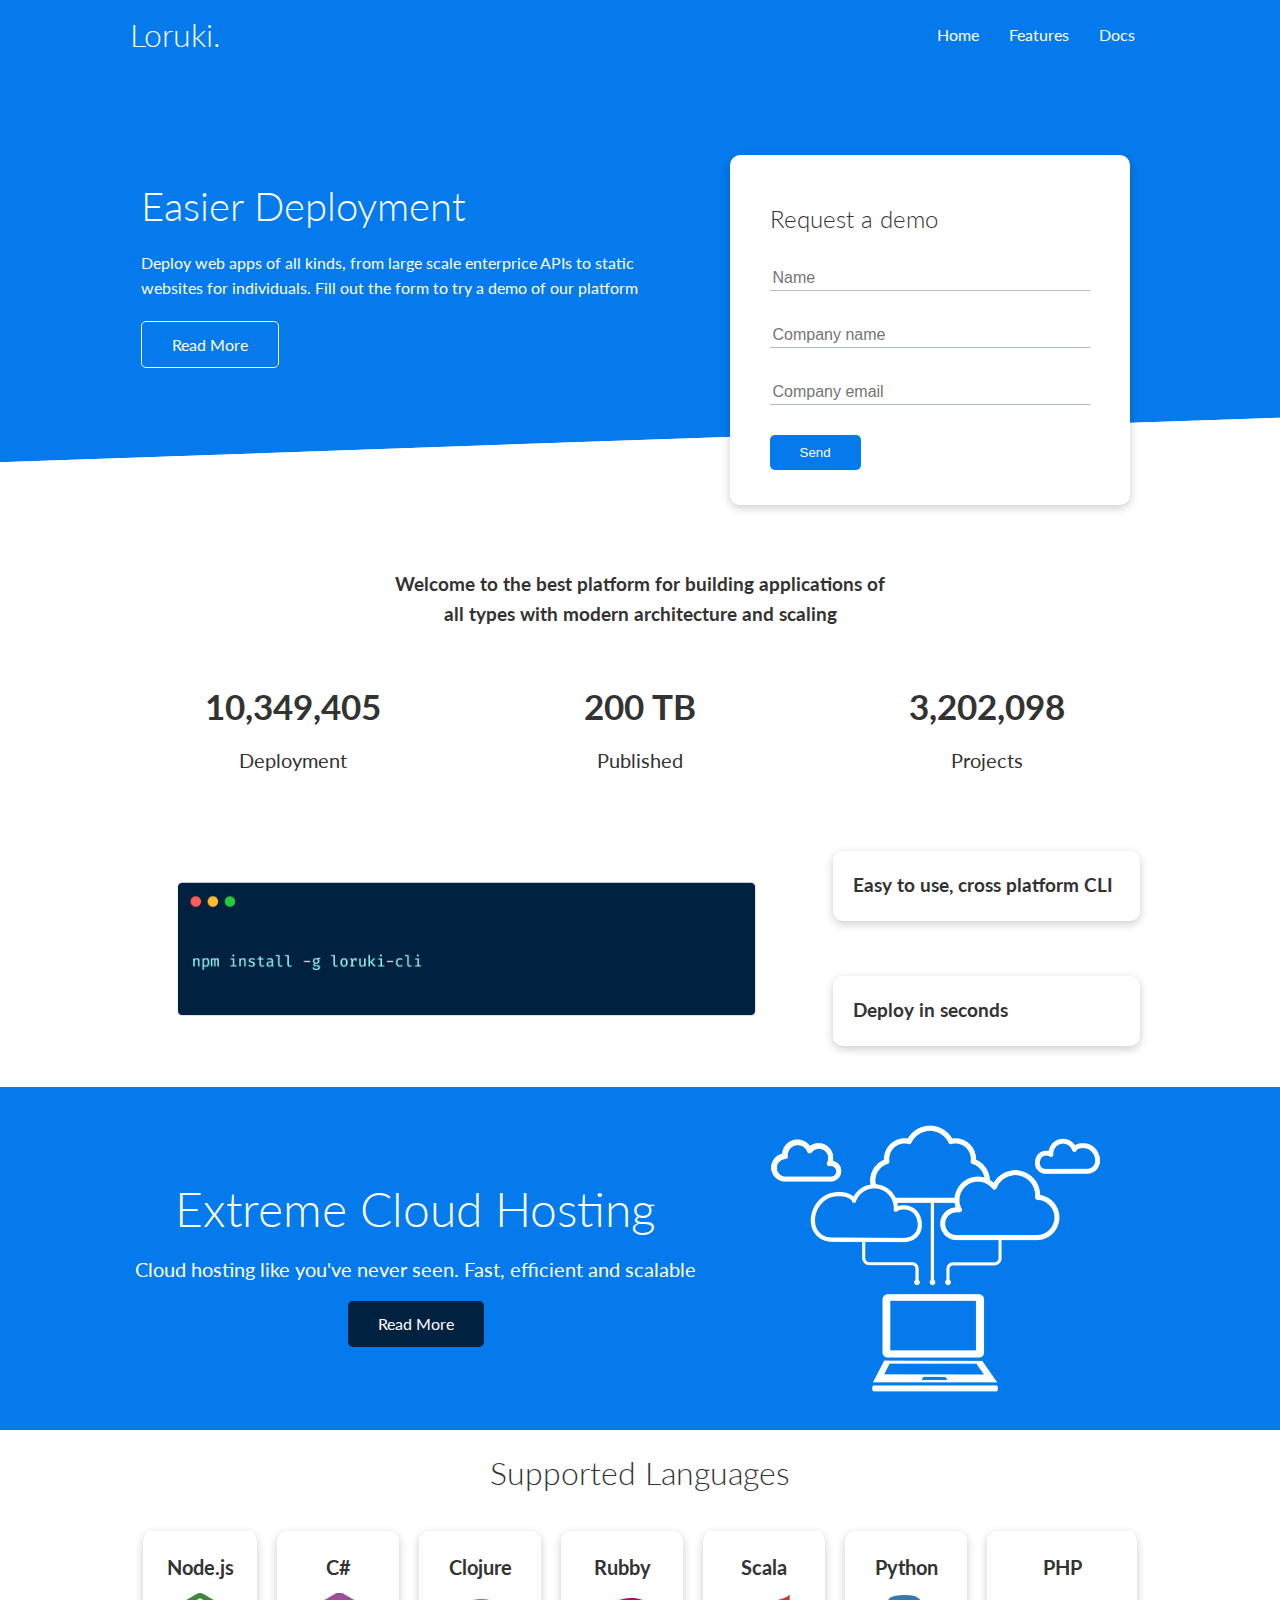
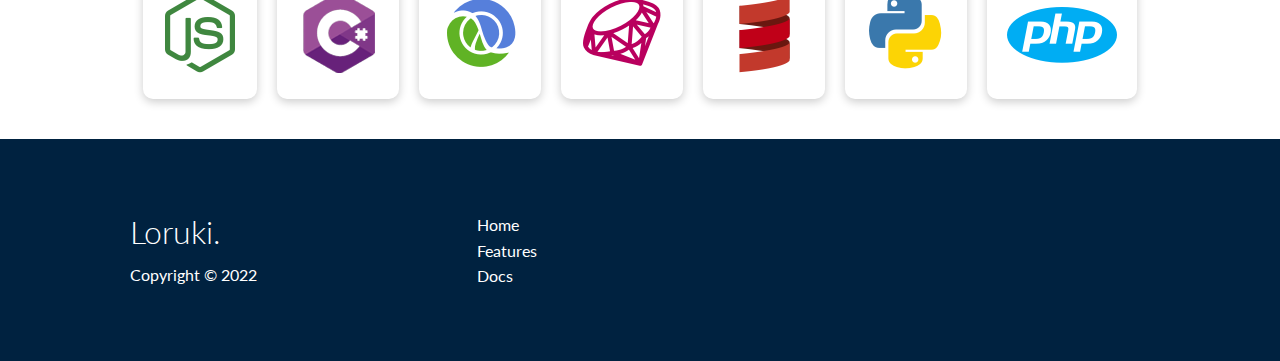
<file: Template-3/index.html>
<!DOCTYPE html>
<html lang="en">
<head>
    <meta charset="UTF-8">
    <meta http-equiv="X-UA-Compatible" content="IE=edge">
    <meta name="viewport" content="width=device-width, initial-scale=1.0">
    <!-- Font awesome library -->
    <link rel="stylesheet" href="https://cdnjs.cloudflare.com/ajax/libs/font-awesome/6.1.2/css/all.min.css" integrity="sha512-1sCRPdkRXhBV2PBLUdRb4tMg1w2YPf37qatUFeS7zlBy7jJI8Lf4VHwWfZZfpXtYSLy85pkm9GaYVYMfw5BC1A==" crossorigin="anonymous" referrerpolicy="no-referrer" />
    <!-- utility classes file -->
    <link rel="stylesheet" href="./css/utilities.css">
    <!-- main style file -->
    <link rel="stylesheet" href="./css/style.css">
    <title>Loruki | cloud Hosting For Everyone</title>
</head>
<body>

    <!-- Navigation bar -->
    <div class="navbar">
        <div class="container flex">
            <h1 class="logo">Loruki.</h1>
            <nav>
                <ul>
                  <li><a href="index.html">Home</a></li>
                  <li><a href="features.html">Features</a></li>
                  <li><a href="docs.html">Docs</a></li>
                </ul>
            </nav>
        </div>
    </div>

    <!-- Landing section -->

    <section class="landing">
        <div class="container grid">
            <div class="landing-text">
                <h1>Easier Deployment</h1>
                <p>Deploy web apps of all kinds, 
                   from large scale enterprice APIs to static websites for individuals. 
                   Fill out the form to try a demo of our platform
                </p>
                <a href="features.html" class="btn btn-outline">Read More</a>
            </div>
            <div class="landing-form card">
                <h2>Request a demo</h2>
                <form action="">
                    <div class="form-control">
                        <input type="text" name="name" placeholder="Name" required>
                    </div>
                    <div class="form-control">
                        <input type="text" name="company" placeholder="Company name" required>
                    </div>
                    <div class="form-control">
                        <input type="email" name="email" placeholder="Company email" required>
                    </div>
                    <input type="submit" value="Send" class="btn btn-primary">
                </form>
            </div>
        </div>
    </section>

    <!-- stat  aria section -->

    <section class="stats">
        <div class="container">
            <h3 class="stats-heading text-center my-1">
                Welcome to the best platform for building applications 
                of all types with modern architecture and scaling
            </h3>

            <div class="grid grid-3 text-center my-4">
                <div>
                    <i class="fas fa-server fa-3x"></i>
                    <h3>10,349,405</h3>
                    <p class="text-secondary">Deployment</p>
                </div>
                <div>
                    <i class="fas fa-upload fa-3x"></i>
                    <h3>200 TB</h3>
                    <p class="text-secondary">Published</p>
                </div>
                <div>
                    <i class="fas fa-project-diagram fa-3x"></i>
                    <h3>3,202,098</h3>
                    <p class="text-secondary">Projects</p>
                </div>
            </div>
        </div>
    </section>

    <!-- Cli section -->
    
    <section class="cli">
        <div class="container grid">
            <img src="./images/cli.png" alt="">
            <div class="card">
                <h3>Easy to use, cross platform CLI</h3>
            </div>
            <div class="card">
                <h3>Deploy in seconds</h3>
            </div>
        </div>
    </section>

    <!-- Cloud section -->

    <section class="cloud bg-primary my-2 py-2">
        <div class="container grid">
            <div class="text-center">
                <h2 class="lg">Extreme Cloud Hosting</h2>
                <p class="lead my-1">Cloud hosting like you've never seen.
                    Fast, efficient and scalable
                </p>
                <a href="features.html" class="btn btn-dark">Read More</a>
            </div>
            <img src="./images/cloud.png" alt="">
        </div>
    </section>

    <!-- Language supported section -->

    <section class="languages">
        <h2 class="md text-center my-2">
            Supported Languages
        </h2>
        <div class="container flex">
            <div class="card">
                <h4>Node.js</h4>
                <img src="./images/logos/node.png" alt="">
            </div>
            <div class="card">
                <h4>C#</h4>
                <img src="./images/logos/csharp.png" alt="">
            </div>
            <div class="card">
                <h4>Clojure</h4>
                <img src="./images/logos/clojure.png" alt="">
            </div>
            <div class="card">
                <h4>Rubby</h4>
                <img src="./images/logos/ruby.png" alt="">
            </div>
            <div class="card">
                <h4>Scala</h4>
                <img src="./images/logos/scala.png" alt="">
            </div>
            <div class="card">
                <h4>Python</h4>
                <img src="./images/logos/python.png" alt="">
            </div>
            <div class="card">
                <h4>PHP</h4>
                <img src="./images/logos/php.png" alt="">
            </div>
        </div>
    </section>

    <!-- footer -->

    <footer class="footer bg-dark py-5">
        <div class="container grid grid-3">
            <div>
                <h1>Loruki.</h1>
                <p>Copyright &copy; 2022</p>
            </div>
            <nav>
                <ul>
                    <li><a href="index.html">Home</a></li>
                    <li><a href="features.html">Features</a></li>
                    <li><a href="docs.html">Docs</a></li>
                  </ul>
            </nav>
            <div class="social-icon">
                <a href="#"><i class="fab fa-github fa-2x"></i></a>
                <a href="#"><i class="fab fa-facebook fa-2x"></i></a>
                <a href="#"><i class="fab fa-instagram fa-2x"></i></a>
                <a href="#"><i class="fab fa-telegram fa-2x"></i></a>
            </div>
        </div>
    </footer>
    
</body>
</html>
</file>
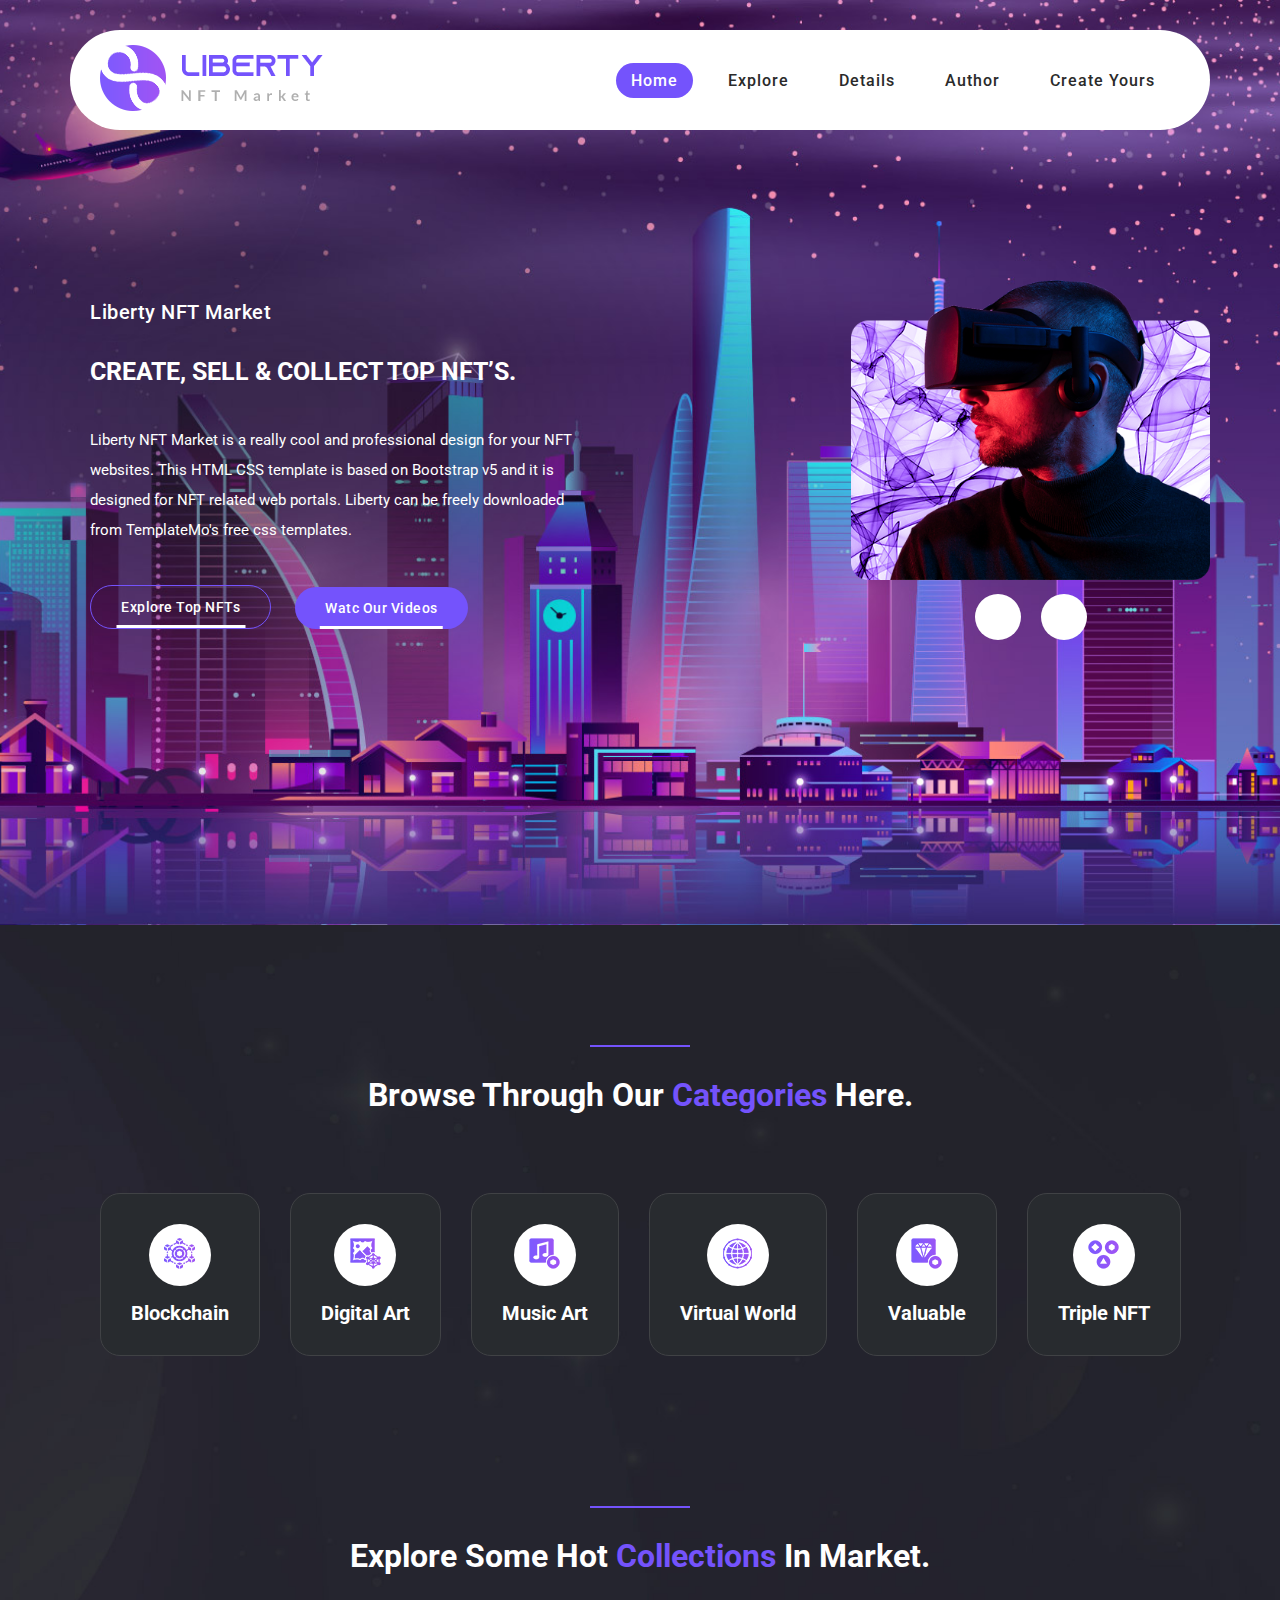
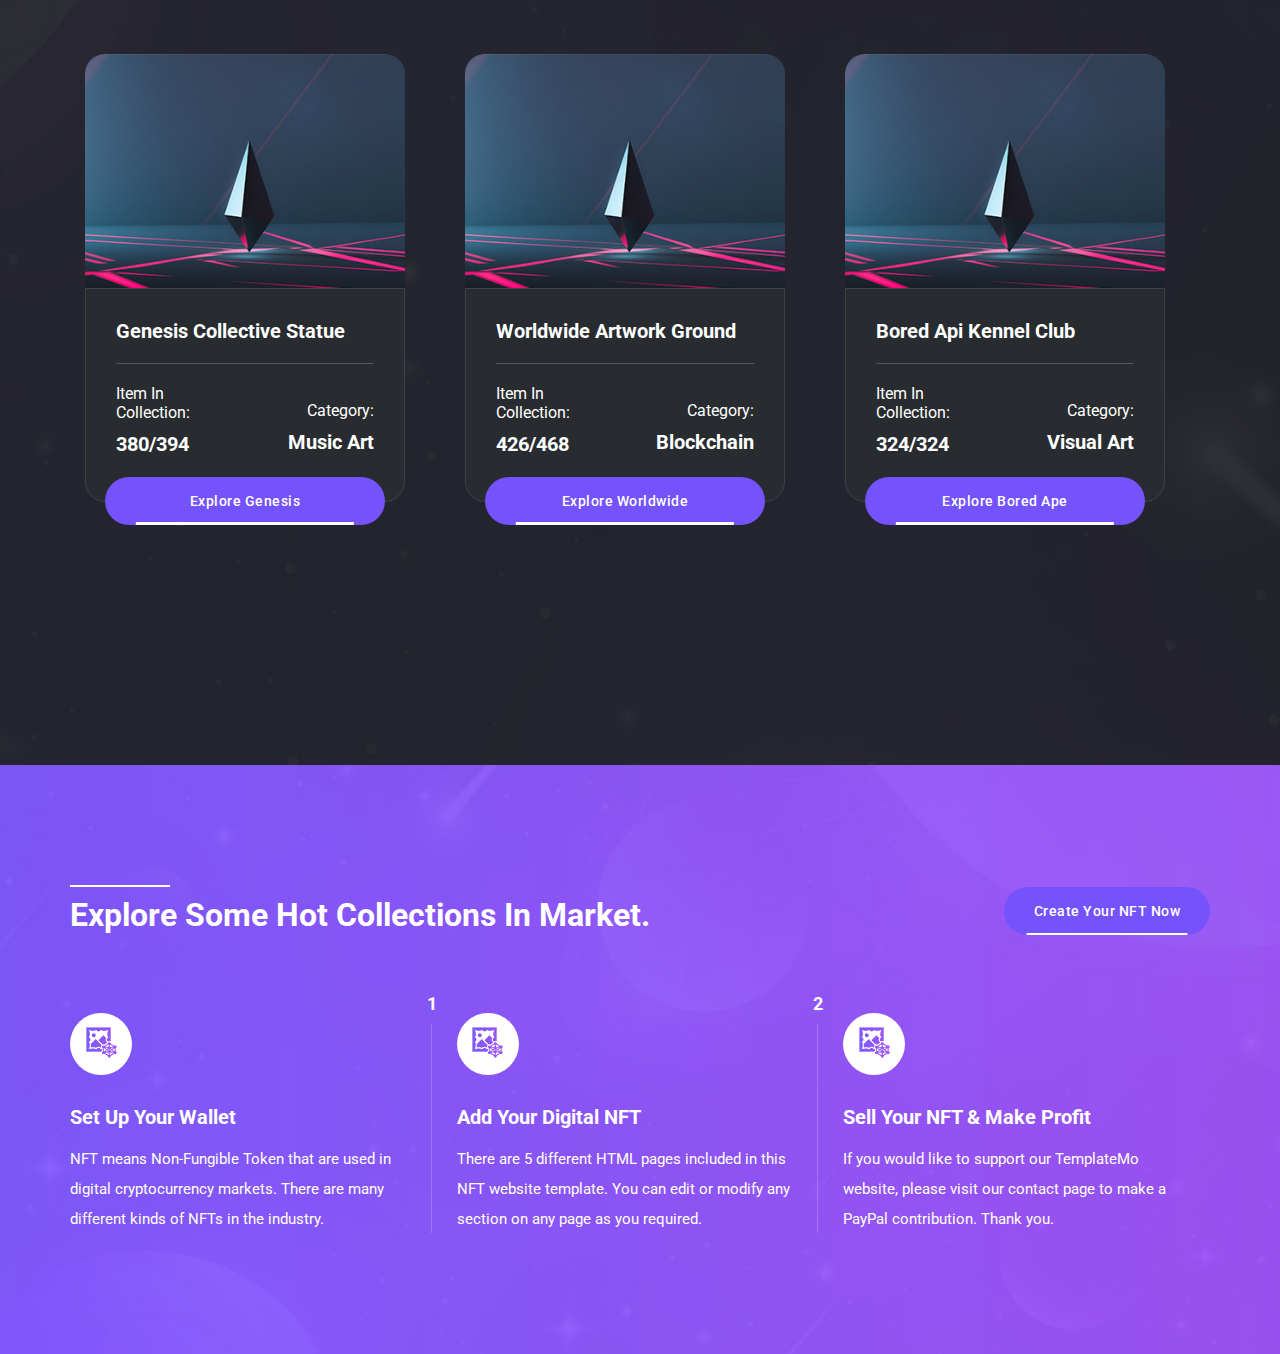
<file: Template-4/index.html>
<!DOCTYPE html>
<html lang="en">
<head>
    <meta charset="UTF-8">
    <meta http-equiv="X-UA-Compatible" content="IE=edge">
    <meta name="viewport" content="width=device-width, initial-scale=1.0">
    <!-- Google font, roboto -->
    <link href="https://fonts.googleapis.com/css2?family=Roboto:wght@100;300;400;500;700;900&display=swap" rel="stylesheet">
    <!-- Font awesome library -->
    <link rel="stylesheet" href="https://cdnjs.cloudflare.com/ajax/libs/font-awesome/6.1.2/css/all.min.css" integrity="sha512-1sCRPdkRXhBV2PBLUdRb4tMg1w2YPf37qatUFeS7zlBy7jJI8Lf4VHwWfZZfpXtYSLy85pkm9GaYVYMfw5BC1A==" crossorigin="anonymous" referrerpolicy="no-referrer" />
    <!-- Utility classes -->
    <link rel="stylesheet" href="./css/utilities.css">
    <!-- main style file -->
    <link rel="stylesheet" href="./css/style.css">
    <title>Liberty NFT Marketplace - HTML CSS Template</title>
</head>
<body>
    <header>
        <div class="container">
            <nav class="navbar">
                <a href="#" class="logo"><img src="./images/logo.png" alt=""></a>
                <ul class="nav-content">
                    <li><a class="active" href="index.html">Home</a></li>
                    <li><a href="">Explore</a></li>
                    <li><a href="">Details</a></li>
                    <li><a href="">Author</a></li>
                    <li><a href="">Create Yours</a></li>
                </ul>
            </nav>

            <section class="landing">
                <div class="text">
                    <h6>Liberty NFT Market</h6>
                    <h2>CREATE, SELL & COLLECT TOP NFT’S.</h2>
                    <p>Liberty NFT Market is a really cool and professional design for your NFT websites. This HTML CSS template is based on Bootstrap v5 and it is designed for NFT related web portals. 
                        Liberty can be freely downloaded from TemplateMo's free css templates.
                    </p>
                    <a href="" class="btn explore">Explore Top NFTs</a>
                    <a href="" class="btn watch">Watc Our Videos</a>
                </div>
                <div class="landing-image">
                    <img src="./images/banner-01.png" alt="">
                    <div class="owl-nav">
                        <button type="button" role="presentation" class="owl-prev"><span aria-label="Previous"><i class="fa fa-angle-left"></i></span></button>
                        <button type="button" role="presentation" class="owl-next"><span aria-label="next"><i class="fa fa-angle-right"></i></span></button>
                    </div>
                </div>
            </section>
        </div>
    </header>

    <!-- Dark bg for 2 section -->

    <div class="dark-bg">
        <!-- start categories section -->
        <section class="categories">
            <div class="container">
                <div class="section-heading">
                    <div class="section-line"></div>
                    <h2>Browse Through Our <span>Categories</span> Here.</h2>
                </div>
                <div class="categories-content flex">
                    <div class="card">
                        <div class="icon">
                            <img src="./images/icon-01.png" alt="">
                        </div>
                        <h4>Blockchain</h4>
                        <div class="icon-btn">
                            <a href="#"><i class="fa fa-angle-right"></i></a>
                        </div>
                    </div>
                    <div class="card">
                        <div class="icon">
                            <img src="./images/icon-02.png" alt="">
                        </div>
                        <h4>Digital Art</h4>
                        <div class="icon-btn">
                            <a href="#"><i class="fa fa-angle-right"></i></a>
                        </div>
                    </div>
                    <div class="card">
                        <div class="icon">
                            <img src="./images/icon-03.png" alt="">
                        </div>
                        <h4>Music Art</h4>
                        <div class="icon-btn">
                            <a href="#"><i class="fa fa-angle-right"></i></a>
                        </div>
                    </div>
                    <div class="card">
                        <div class="icon">
                            <img src="./images/icon-04.png" alt="">
                        </div>
                        <h4>Virtual World</h4>
                        <div class="icon-btn">
                            <a href="#"><i class="fa fa-angle-right"></i></a>
                        </div>
                    </div>
                    <div class="card">
                        <div class="icon">
                            <img src="./images/icon-05.png" alt="">
                        </div>
                        <h4>Valuable</h4>
                        <div class="icon-btn">
                            <a href="#"><i class="fa fa-angle-right"></i></a>
                        </div>
                    </div>
                    <div class="card">
                        <div class="icon">
                            <img src="./images/icon-06.png" alt="">
                        </div>
                        <h4>Triple NFT</h4>
                        <div class="icon-btn">
                            <a href="#"><i class="fa fa-angle-right"></i></a>
                        </div>
                    </div>
                </div>
            </div>
        </section>

        <!-- Hot collection section -->

        <section class="collection">
            <div class="container">
                <div class="section-heading">
                    <div class="section-line"></div>
                    <h2>Explore Some Hot <span>Collections</span> In Market.</h2>
                </div>
                <div class="collection-content flex">
                    <div class="box">
                        <img src="./images/collection-01.jpg" alt="">
                        <div class="text">
                            <h4>Genesis Collective Statue</h4>
                            <div class="info-text">
                                <span class="type">Item in collection:
                                    <br>
                                    <strong>380/394</strong>
                                </span>
                                <span class="category">Category:
                                    <br>
                                    <strong>Music Art</strong>
                                </span>
                            </div>
                        </div>
                        <a href="#" class="btn">Explore Genesis</a>
                    </div>
                    <div class="box">
                        <img src="./images/collection-01.jpg" alt="">
                        <div class="text">
                            <h4>worldwide artwork ground </h4>
                            <div class="info-text">
                                <span class="type">Item in collection:
                                    <br>
                                    <strong>426/468</strong>
                                </span>
                                <span class="category">Category:
                                    <br>
                                    <strong>Blockchain</strong>
                                </span>
                            </div>
                        </div>
                        <a href="#" class="btn">Explore Worldwide</a>
                    </div>
                    <div class="box">
                        <img src="./images/collection-01.jpg" alt="">
                        <div class="text">
                            <h4>Bored api kennel club</h4>
                            <div class="info-text">
                                <span class="type">Item in collection:
                                    <br>
                                    <strong>324/324</strong>
                                </span>
                                <span class="category">Category:
                                    <br>
                                    <strong>Visual Art</strong>
                                </span>
                            </div>
                        </div>
                        <a href="#" class="btn">Explore Bored Ape</a>
                    </div>
                </div>
                <div class="owl-nav">
                    <button type="button" role="presentation" class="owl-prev"><span aria-label="Previous"><i class="fa fa-angle-left"></i></span></button>
                    <button type="button" role="presentation" class="owl-next"><span aria-label="next"><i class="fa fa-angle-right"></i></span></button>
                </div>
            </div>
            </div>
        </section>
    </div>

    <!-- Create NFT -->

    <section class="create-nft">
        <div class="container">
            <div class="row flex">
                <div class="section-heading">
                    <div class="section-line"></div>
                    <h2>Explore Some Hot <span>Collections</span> In Market.</h2>
                </div>
                <a href="#" class="btn">Create Your NFT Now</a>
            </div>
            <div class="row grid">
                <div class="box">
                    <div class="number"><h6>1</h6></div>
                    <div class="icon">
                        <img src="./images/icon-02.png" alt="">
                    </div>
                    <div class="text">
                        <h3>Set Up Your Wallet</h3>
                        <p>NFT means Non-Fungible Token that are used in digital cryptocurrency markets. 
                            There are many different kinds of NFTs in the industry.
                        </p>
                    </div>
                </div>
                <div class="box">
                    <div class="number"><h6>2</h6></div>
                    <div class="icon">
                        <img src="./images/icon-02.png" alt="">
                    </div>
                    <div class="text">
                        <h3>Add Your Digital NFT</h3>
                        <p>There are 5 different HTML pages included in this NFT website template. 
                            You can edit or modify any section on any page as you required.
                        </p>
                    </div>
                </div>
                <div class="box">
                    <div class="icon">
                        <img src="./images/icon-02.png" alt="">
                    </div>
                    <div class="text">
                        <h3>Sell Your NFT & Make Profit</h3>
                        <p>If you would like to support our TemplateMo website, 
                            please visit our contact page to make a PayPal contribution. Thank you.
                        </p>
                    </div>
                </div>
            </div>
        </div>
    </section>
    
    


</body>
</html>
</file>
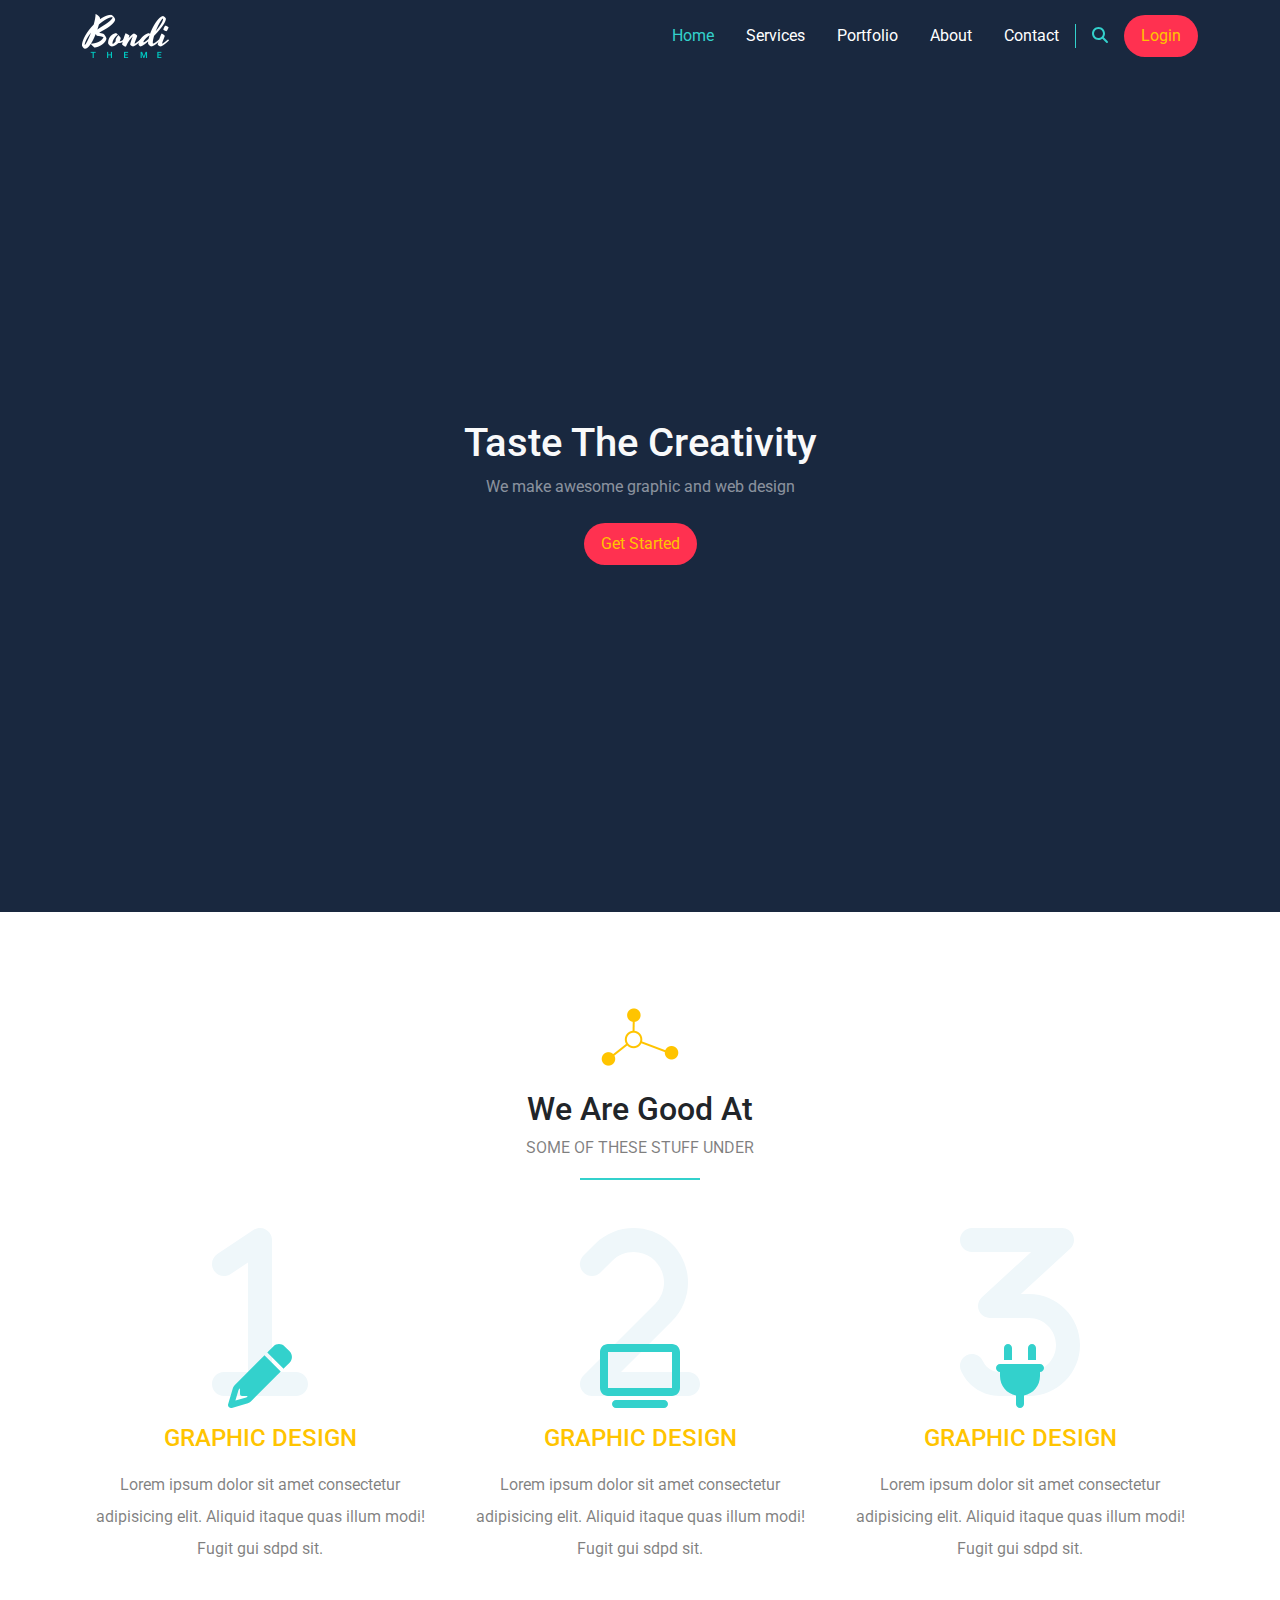
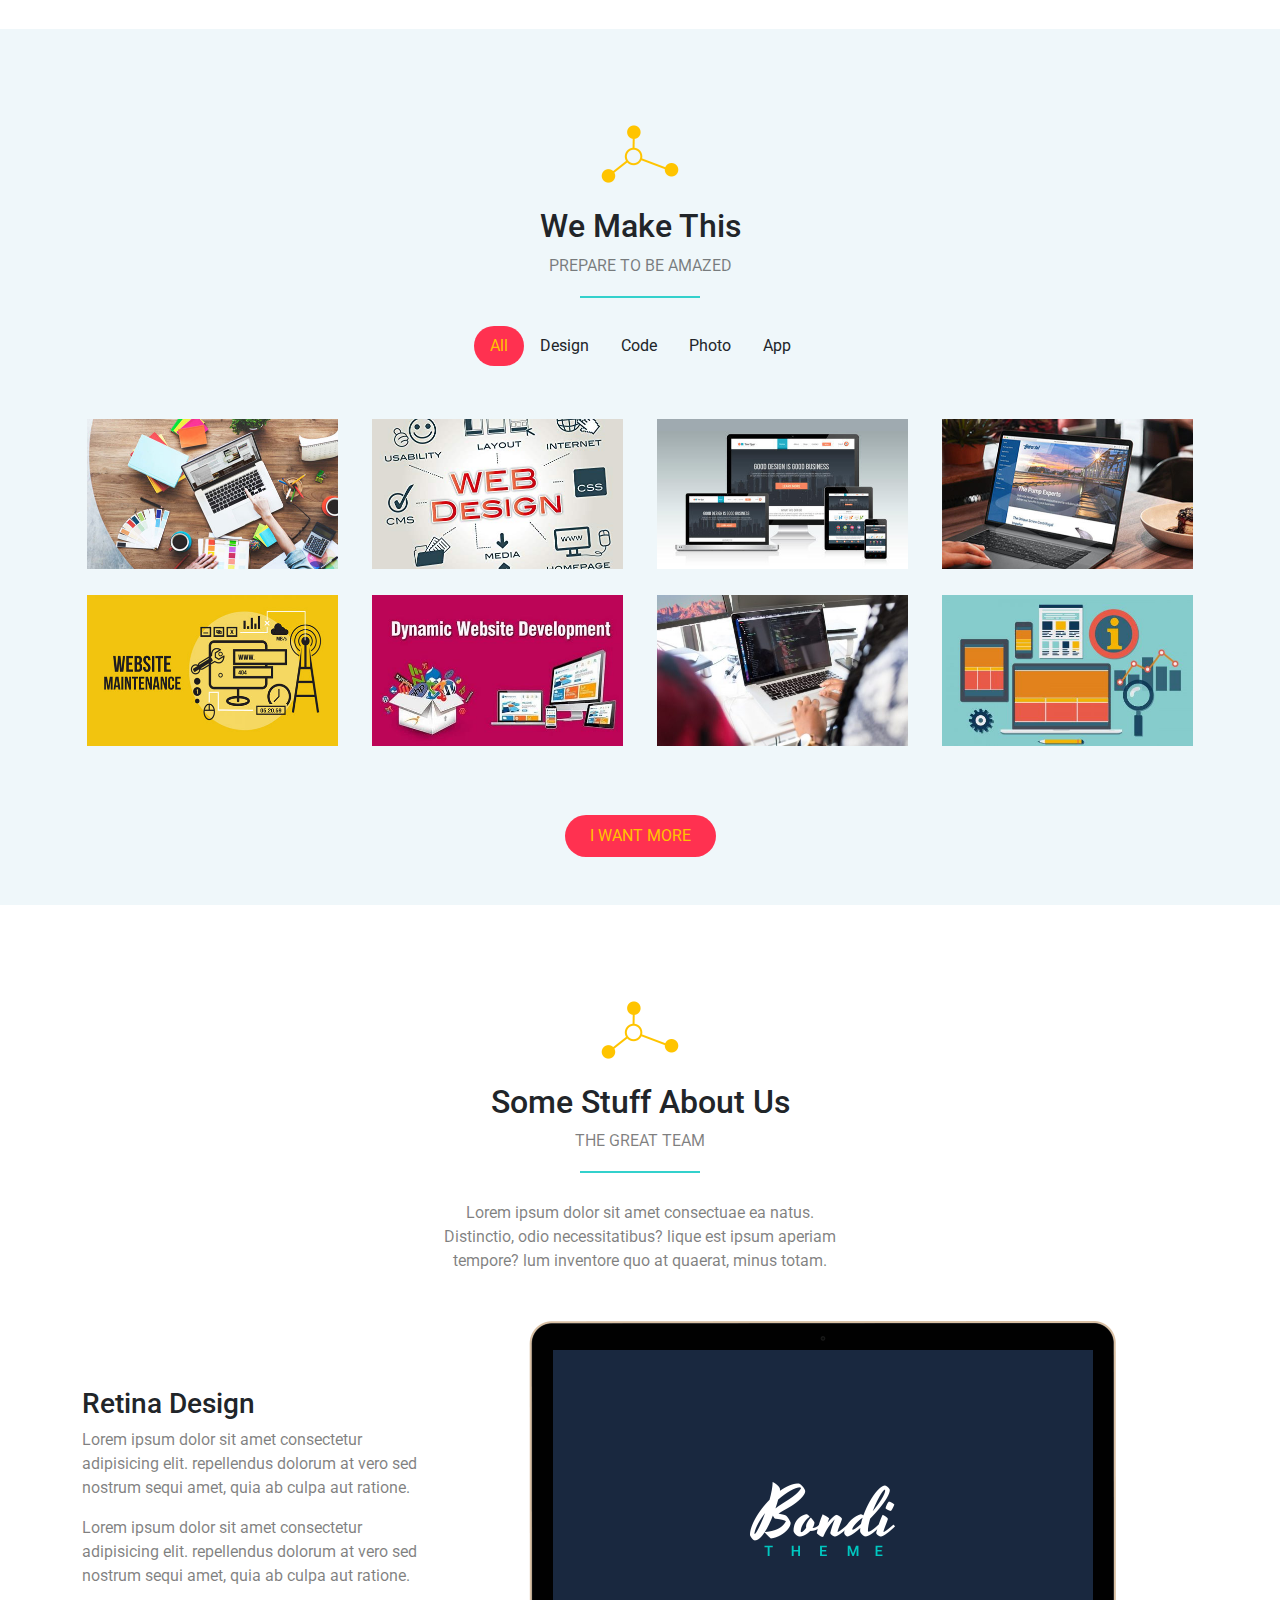
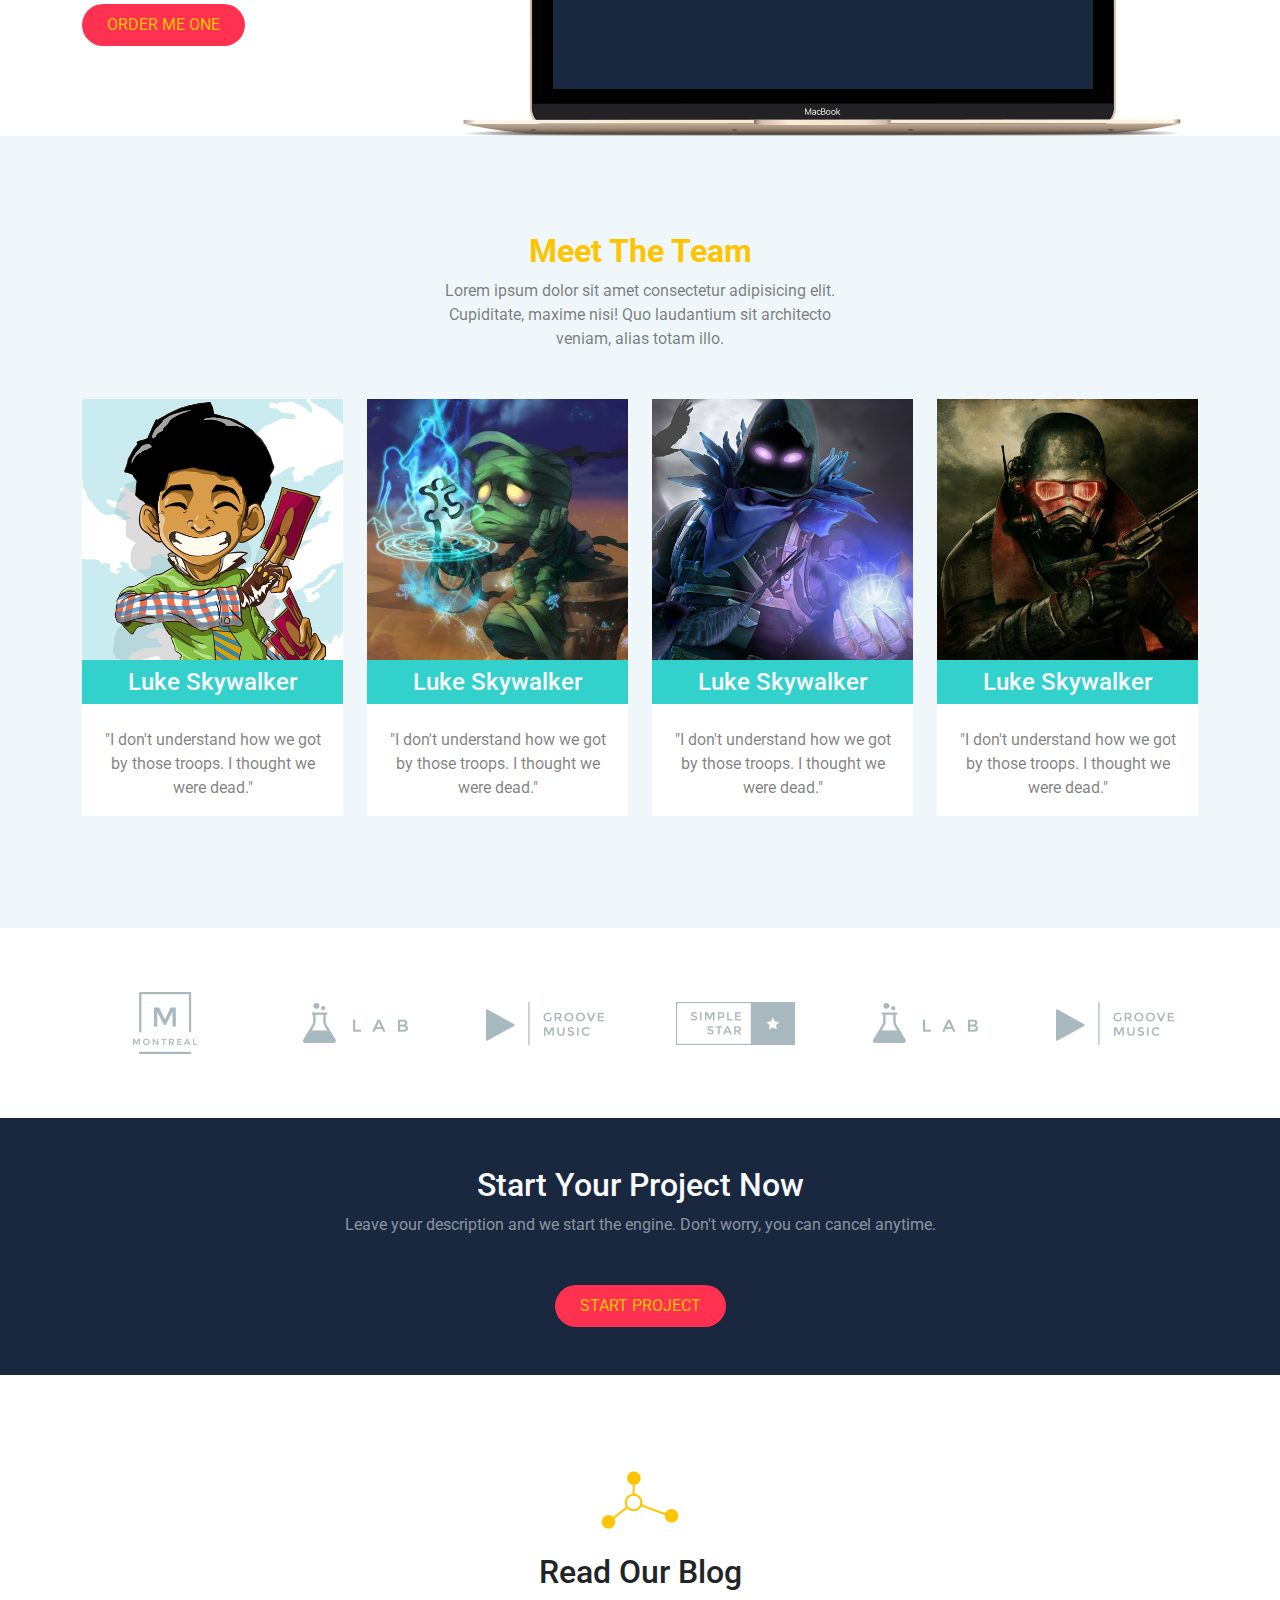
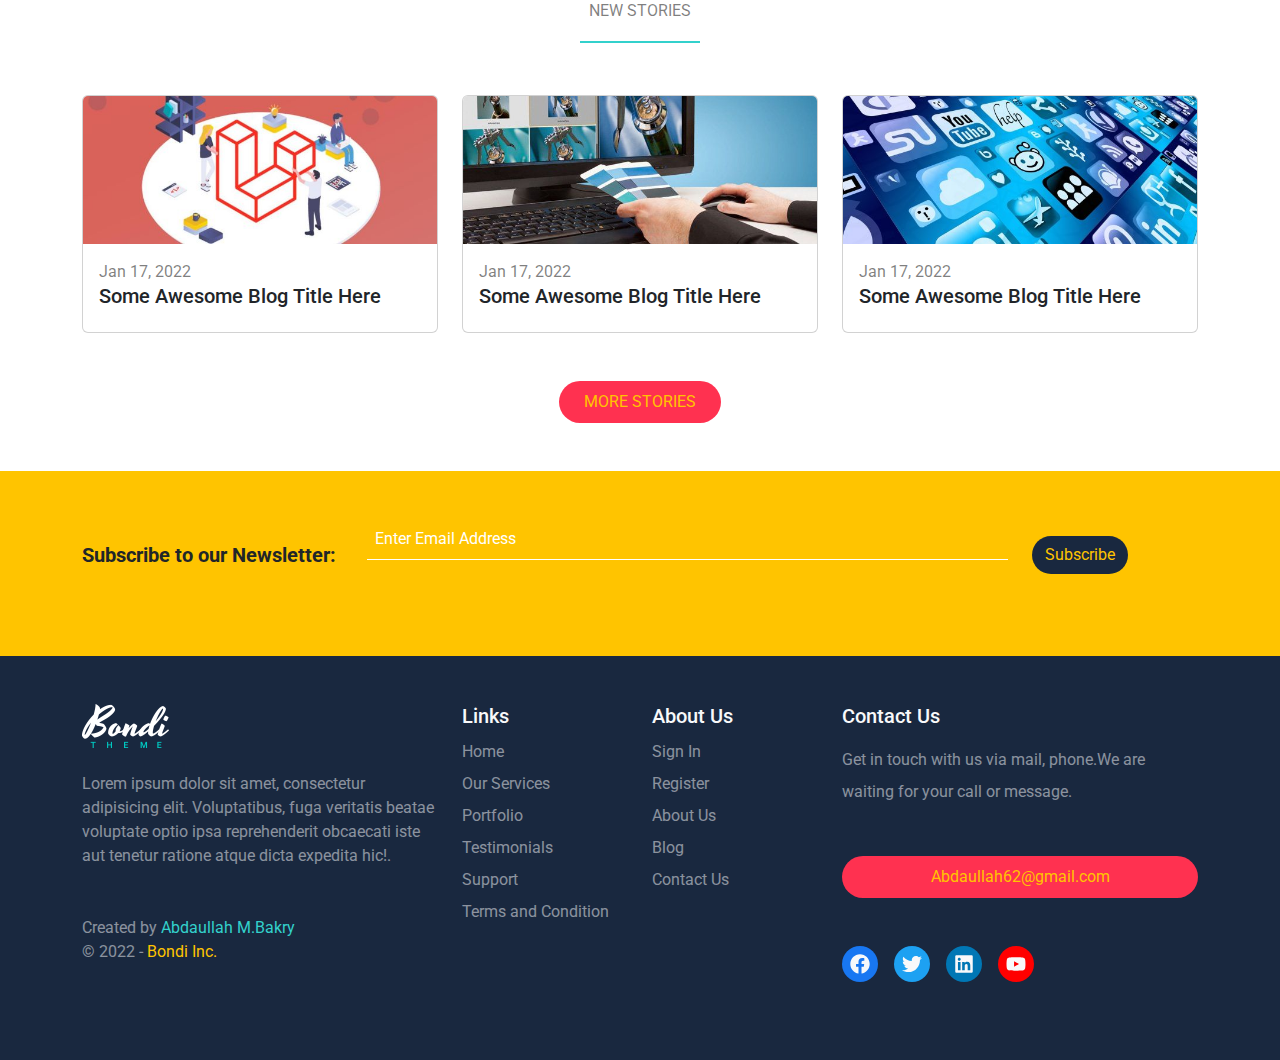
<file: Template-5/index.html>
<!DOCTYPE html>
<html lang="en">

<head>
    <meta charset="UTF-8">
    <meta http-equiv="X-UA-Compatible" content="IE=edge">
    <meta name="viewport" content="width=device-width, initial-scale=1.0">
    <!-- Google font -->
    <link rel="preconnect" href="https://fonts.googleapis.com">
    <link rel="preconnect" href="https://fonts.gstatic.com" crossorigin>
    <link href="https://fonts.googleapis.com/css2?family=Roboto:wght@100;300;400;500;700;900&display=swap"
        rel="stylesheet">
    <!-- Bootstrap -->
    <link rel="stylesheet" href="./css/bootstrap.min.css">
    <!-- Font Awesome -->
    <link rel="stylesheet" href="./css/all.min.css">
    <!-- main style file -->
    <link rel="stylesheet" href="./css/main.css">
    <title>Project using Bootstrap 5</title>
</head>

<body>
    <!-- Header + nav -->
    <nav class="navbar navbar-expand-lg sticky-top">
        <div class="container">
            <img src="./images/logo.png" alt="">
            <button class="navbar-toggler" type="button" data-bs-toggle="collapse"
                data-bs-target="#navbarSupportedContent" aria-controls="navbarSupportedContent" aria-expanded="false"
                aria-label="Toggle navigation">
                <i class="fa-solid fa-bars"></i>
            </button>
            <div class="collapse navbar-collapse" id="navbarSupportedContent">
                <ul class="navbar-nav ms-auto mb-2 mb-lg-0">
                    <li class="nav-item">
                        <a class="nav-link p-2 p-lg-3 active" href="#">Home</a>
                    </li>
                    <li class="nav-item">
                        <a class="nav-link p-2 p-lg-3" href="#">Services</a>
                    </li>
                    <li class="nav-item">
                        <a class="nav-link p-2 p-lg-3" href="#">Portfolio</a>
                    </li>
                    <li class="nav-item">
                        <a class="nav-link p-2 p-lg-3" href="#">About</a>
                    </li>
                    <li class="nav-item">
                        <a class="nav-link p-2 p-lg-3" href="#">Contact</a>
                    </li>
                </ul>

                <div class="search pe-3 ps-3 d-none d-lg-block">
                    <i class="fa-solid fa-magnifying-glass"></i>
                </div>

                <a class="btn rounded-pill main-btn" href="#">Login</a>
            </div>
        </div>
    </nav>

    <!-- Landing section -->
    <div class="landing d-flex justify-content-center align-items-center">
        <div class="text-center text-light">
            <h1>Taste The Creativity</h1>
            <p class="fs-6 text-white-50 mb-4">We make awesome graphic and web design</p>
            <a class="btn main-btn rounded-pill" href="#">Get Started</a>
        </div>
    </div>

    <!-- Features section -->
    <div class="features text-center py-5">
        <div class="container">
            <div class="main-title my-5 position-relative">
                <img class="mb-4" src="./images/title.png" alt="">
                <h2>We Are Good At</h2>
                <p class="text-black-50 text-uppercase">Some of these stuff under</p>
            </div>
            <div class="row">
                <div class="col-md-6 col-lg-4">
                    <div class="feat">
                        <div class="icon-holder position-relative">
                            <i class="fa-solid fa-1 position-absolute bottom-0 number"></i>
                            <i class="fa-solid fa-pencil fa-4x position-absolute bottom-0 icon"></i>
                        </div>
                        <h4 class="my-3 text-uppercase">Graphic Design</h4>
                        <p class="text-black-50 lh-lg">Lorem ipsum dolor sit amet consectetur adipisicing elit.
                            Aliquid itaque quas illum modi! Fugit gui sdpd sit.
                        </p>
                    </div>
                </div>
                <div class="col-md-6 col-lg-4">
                    <div class="feat">
                        <div class="icon-holder position-relative">
                            <i class="fa-solid fa-2 position-absolute bottom-0 number"></i>
                            <i class="fa-solid fa-tv fa-4x position-absolute bottom-0 icon"></i>
                        </div>
                        <h4 class="my-3 text-uppercase">Graphic Design</h4>
                        <p class="text-black-50 lh-lg">Lorem ipsum dolor sit amet consectetur adipisicing elit.
                            Aliquid itaque quas illum modi! Fugit gui sdpd sit.
                        </p>
                    </div>
                </div>
                <div class="col-md-6 col-lg-4">
                    <div class="feat">
                        <div class="icon-holder position-relative">
                            <i class="fa-solid fa-3 position-absolute bottom-0 number"></i>
                            <i class="fa-solid fa-plug fa-4x position-absolute bottom-0 icon"></i>
                        </div>
                        <h4 class="my-3 text-uppercase">Graphic Design</h4>
                        <p class="text-black-50 lh-lg">Lorem ipsum dolor sit amet consectetur adipisicing elit.
                            Aliquid itaque quas illum modi! Fugit gui sdpd sit.
                        </p>
                    </div>
                </div>
            </div>
        </div>
    </div>

    <!-- Our work section -->
    <div class="our-work text-center py-5">
        <div class="container">
            <div class="main-title my-5 position-relative">
                <img class="mb-4" src="./images/title.png" alt="">
                <h2>We Make This</h2>
                <p class="text-black-50 text-uppercase">Prepare to be amazed</p>
            </div>
            <ul class="list-unstyled d-flex justify-content-center my-5">
                <li class="active rounded-pill" data-type=".all">All</li>
                <li data-type=".design">Design</li>
                <li data-type=".code">Code</li>
                <li data-type=".photo">Photo</li>
                <li data-type=".app">App</li>
            </ul>
            <div class="row">
                <div class="col-sm-6 col-md-4 col-lg-3">
                    <div class="all photo box mb-3 position-relative" data-work="application">
                        <img class="img-fluid" src="./images/work-01.jpg" alt="">
                    </div>
                </div>
                <div class="col-sm-6 col-md-4 col-lg-3">
                    <div class="all design box mb-3 position-relative" data-work="application">
                        <img class="img-fluid" src="./images/work-02.jpg" alt="">
                    </div>
                </div>
                <div class="col-sm-6 col-md-4 col-lg-3">
                    <div class="all app box mb-3 position-relative" data-work="application">
                        <img class="img-fluid" src="./images/work-03.jpg" alt="">
                    </div>
                </div>
                <div class="col-sm-6 col-md-4 col-lg-3">
                    <div class="all code box mb-3 position-relative" data-work="application">
                        <img class="img-fluid" src="./images/work-04.jpg" alt="">
                    </div>
                </div>
                <div class="col-sm-6 col-md-4 col-lg-3">
                    <div class="all design box mb-3 position-relative" data-work="application">
                        <img class="img-fluid" src="./images/work-05.jpg" alt="">
                    </div>
                </div>
                <div class="col-sm-6 col-md-4 col-lg-3">
                    <div class="all design box mb-3 position-relative" data-work="application">
                        <img class="img-fluid" src="./images/work-06.jpg" alt="">
                    </div>
                </div>
                <div class="col-sm-6 col-md-4 col-lg-3">
                    <div class="all code box mb-3 position-relative" data-work="application">
                        <img class="img-fluid" src="./images/work-07.jpg" alt="">
                    </div>
                </div>
                <div class="col-sm-6 col-md-4 col-lg-3">
                    <div class="all app box mb-3 position-relative" data-work="application">
                        <img class="img-fluid" src="./images/work-08.jpg" alt="">
                    </div>
                </div>
            </div>
            <div class="d-flex justify-content-center mt-5">
                <a class="btn rounded-pill main-btn text-uppercase px-4" href="#">I want more</a>
            </div>
        </div>
    </div>

    <!-- Stuff section -->
    <div class="stuff pt-5">
        <div class="container">
            <div class="main-title text-center my-5 position-relative">
                <img class="mb-4" src="./images/title.png" alt="">
                <h2>Some Stuff About Us</h2>
                <p class="text-black-50 text-uppercase">the great team</p>
            </div>
            <div>
                <p class="description text-center mb-5 text-black-50 m-auto">Lorem ipsum dolor sit amet consectuae ea natus. Distinctio, odio necessitatibus?
                lique est ipsum aperiam tempore? lum inventore quo at quaerat, minus totam.</p>
            </div>
            <div class="row align-items-center">
                <div class="col-lg-4 mb-4 text-center text-md-start">
                    <div class="text">
                        <h3>Retina Design</h3>
                        <p class="text-black-50 fs-6">Lorem ipsum dolor sit amet consectetur adipisicing elit. 
                            repellendus dolorum at vero sed nostrum sequi amet, 
                            quia ab culpa aut ratione.</p>
                        <p class="text-black-50 fs-6">Lorem ipsum dolor sit amet consectetur adipisicing elit. 
                            repellendus dolorum at vero sed nostrum sequi amet, 
                            quia ab culpa aut ratione.
                        </p>
                        <a class="btn rounded-pill main-btn text-uppercase px-4" href="#">Order me one</a>
                    </div>
                </div>
                <div class="col-lg-8">
                    <div class="image">
                        <img class="img-fluid" src="./images/laptop.png" alt="">
                    </div>
                </div>
            </div>
        </div>
    </div>

    <!-- Our team -->
    <div class="team text-center py-5">
        <div class="container py-5">
            <h2 class="fw-bold">Meet The Team</h2>
            <p class="text-black-50 mb-5 lh-base m-auto">Lorem ipsum dolor sit amet consectetur adipisicing elit. Cupiditate, maxime nisi! Quo laudantium sit architecto veniam, alias totam illo.</p>
            <div class="row">
                <div class="col-md-6 col-lg-3">
                    <div class="box bg-white">
                        <img class="img-fluid" src="./images/team-1.png" alt="">
                        <h4 class="p-2 text-light">Luke Skywalker</h4>
                        <blockquote class="text-black-50 p-3">"I don't understand how we got by those troops. I thought we were dead."</blockquote>
                    </div>
                </div>
                <div class="col-md-6 col-lg-3">
                    <div class="box bg-white">
                        <img class="img-fluid" src="./images/team-2.png" alt="">
                        <h4 class="p-2 text-light">Luke Skywalker</h4>
                        <blockquote class="text-black-50 p-3">"I don't understand how we got by those troops. I thought we were dead."</blockquote>
                    </div>
                </div>
                <div class="col-md-6 col-lg-3">
                    <div class="box bg-white">
                        <img class="img-fluid" src="./images/team-3.png" alt="">
                        <h4 class="p-2 text-light">Luke Skywalker</h4>
                        <blockquote class="text-black-50 p-3">"I don't understand how we got by those troops. I thought we were dead."</blockquote>
                    </div>
                </div>
                <div class="col-md-6 col-lg-3">
                    <div class="box bg-white">
                        <img class="img-fluid" src="./images/team-4.png" alt="">
                        <h4 class="p-2 text-light">Luke Skywalker</h4>
                        <blockquote class="text-black-50 p-3">"I don't understand how we got by those troops. I thought we were dead."</blockquote>
                    </div>
                </div>
            </div>
        </div>
    </div>

    <!-- techs section -->
    <div class="techs py-5 text-center">
        <div class="container">
            <div class="row align-items-center">
                <div class="col-sm-6 col-md-4 col-lg-2 my-3">
                    <img class="img-fluid" src="./images/tech-1.png" alt="">
                </div>
                <div class="col-sm-6 col-md-4 col-lg-2 my-3">
                    <img class="img-fluid" src="./images/tech-2.png" alt="">
                </div>
                <div class="col-sm-6 col-md-4 col-lg-2 my-3">
                    <img class="img-fluid" src="./images/tech-3.png" alt="">
                </div>
                <div class="col-sm-6 col-md-4 col-lg-2 my-3">
                    <img class="img-fluid" src="./images/tech-4.png" alt="">
                </div>
                <div class="col-sm-6 col-md-4 col-lg-2 my-3">
                    <img class="img-fluid" src="./images/tech-2.png" alt="">
                </div>
                <div class="col-sm-6 col-md-4 col-lg-2 my-3">
                    <img class="img-fluid" src="./images/tech-3.png" alt="">
                </div>
            </div>
        </div>
    </div>

    <!-- project section -->
    <div class="project py-5 text-center text-light">
        <h2>Start Your Project Now</h2>
        <p class="text-white-50 px-2">Leave your description and we start the engine. Don't worry, you can cancel anytime.</p>
        <div class="d-flex justify-content-center mt-5">
            <a class="btn rounded-pill main-btn text-uppercase px-4" href="#">Start project</a>
        </div>
    </div>

    <!-- Blog section -->
    <div class="blog py-5">
        <div class="container">
            <div class="main-title my-5 position-relative text-center">
                <img class="mb-4" src="./images/title.png" alt="">
                <h2>Read Our Blog</h2>
                <p class="text-black-50 text-uppercase">New stories</p>
            </div>
            <div class="row pt-4">
                <div class="col-md-6 col-lg-4">
                    <div class="card mb-4">
                        <img src="./images/blog-1.jpg" class="card-img-top" alt="Blog">
                        <div class="card-body">
                            <span class="text-black-50">Jan 17, 2022</span>
                            <h5 class="card-title">Some Awesome Blog Title Here</h5>
                        </div>
                    </div>
                </div>
                <div class="col-md-6 col-lg-4">
                    <div class="card mb-4">
                        <img src="./images/blog-2.jpg" class="card-img-top" alt="Blog">
                        <div class="card-body">
                            <span class="text-black-50">Jan 17, 2022</span>
                            <h5 class="card-title">Some Awesome Blog Title Here</h5>
                        </div>
                    </div>
                </div>
                <div class="col-md-6 col-lg-4">
                    <div class="card mb-4">
                        <img src="./images/blog-3.jpg" class="card-img-top" alt="Blog">
                        <div class="card-body">
                            <span class="text-black-50">Jan 17, 2022</span>
                            <h5 class="card-title">Some Awesome Blog Title Here</h5>
                        </div>
                    </div>
                </div>
            </div>
            <div class="d-flex justify-content-center mt-4">
                <a class="btn rounded-pill main-btn text-uppercase px-4" href="#">More stories</a>
            </div>
        </div>
    </div>

    <!-- Subscribe section -->
    <div class="subscribe py-5 text-center text-md-start">
        <div class="container">
            <form class="row align-items-center">
                <div class="col-md-6 col-lg-3">
                    <div class="fw-bold fs-5 mb-3">Subscribe to our Newsletter:</div>
                </div>
                <div class="col-md-6 col-lg-7 mb-5">
                    <input class="w-100 text-light p-2 bg-transparent" type="email" placeholder="Enter Email Address">
                </div>
                <div class="col-md-6 col-lg-2 mb-3">
                    <input type="submit" value="Subscribe" class="btn rounded-pill">
                </div>
            </form>
        </div>
    </div>

    <!-- Footer -->
    <footer class="footer py-5 text-white-50 text-md-start text-center">
        <div class="container">
            <div class="row">
                <div class="col-md-6 col-lg-4">
                    <div class="info mb-5">
                        <img src="./images/logo.png" alt="" class="mb-4">
                        <p class="mb-5">
                            Lorem ipsum dolor sit amet, consectetur adipisicing elit. Voluptatibus, 
                            fuga veritatis beatae voluptate optio ipsa reprehenderit obcaecati iste aut tenetur ratione atque dicta expedita hic!.
                        </p>
                        <div class="copyright">
                            Created by <span>Abdaullah M.Bakry</span>
                            <div>&copy; 2022 - <span>Bondi Inc.</span></div>
                        </div>
                    </div>
                </div>
                <div class="col-md-6 col-lg-2">
                    <div class="links">
                        <h5 class="text-light">Links</h5>
                        <ul class="list-unstyled lh-lg">
                            <li>Home</li>
                            <li>Our Services</li>
                            <li>Portfolio</li>
                            <li>Testimonials</li>
                            <li>Support</li>
                            <li>Terms and Condition</li>
                        </ul>
                    </div>
                </div>
                <div class="col-md-6 col-lg-2">
                    <div class="links">
                        <h5 class="text-light">About Us</h5>
                        <ul class="list-unstyled lh-lg">
                            <li>Sign In</li>
                            <li>Register</li>
                            <li>About Us</li>
                            <li>Blog</li>
                            <li>Contact Us</li>
                        </ul>
                    </div>
                </div>
                <div class="col-md-6 col-lg-4">
                    <div class="contact">
                        <h5 class="text-light">Contact Us</h5>
                        <p class="lh-lg mt-3 mb-5">Get in touch with us via mail, phone.We are waiting for your call or message.</p>
                        <a class="btn main-btn rounded-pill w-100" href="">Abdaullah62@gmail.com</a>
                        <ul class="social-icon d-flex mt-5 list-unstyled gap-3">
                            <li><a class="d-block text-light" href=""><i class="fa-brands fa-facebook fa-lg facebook rounded-circle p-2"></i></a></li>
                            <li><a class="d-block text-light" href=""><i class="fa-brands fa-twitter fa-lg twitter rounded-circle p-2"></i></a></li>
                            <li><a class="d-block text-light" href=""><i class="fa-brands fa-linkedin fa-lg linkedin rounded-circle p-2"></i></a></li>
                            <li><a class="d-block text-light" href=""><i class="fa-brands fa-youtube fa-lg youtube rounded-circle p-2"></i></a></li>
                        </ul>
                    </div>
                </div>
            </div>
        </div>
    </footer>

    <script src="./js/bootstrap.bundle.min.js"></script>
    <script src="./js/all.min.js"></script>
    <script src="./js/index.js"></script>
</body>

</html>
</file>
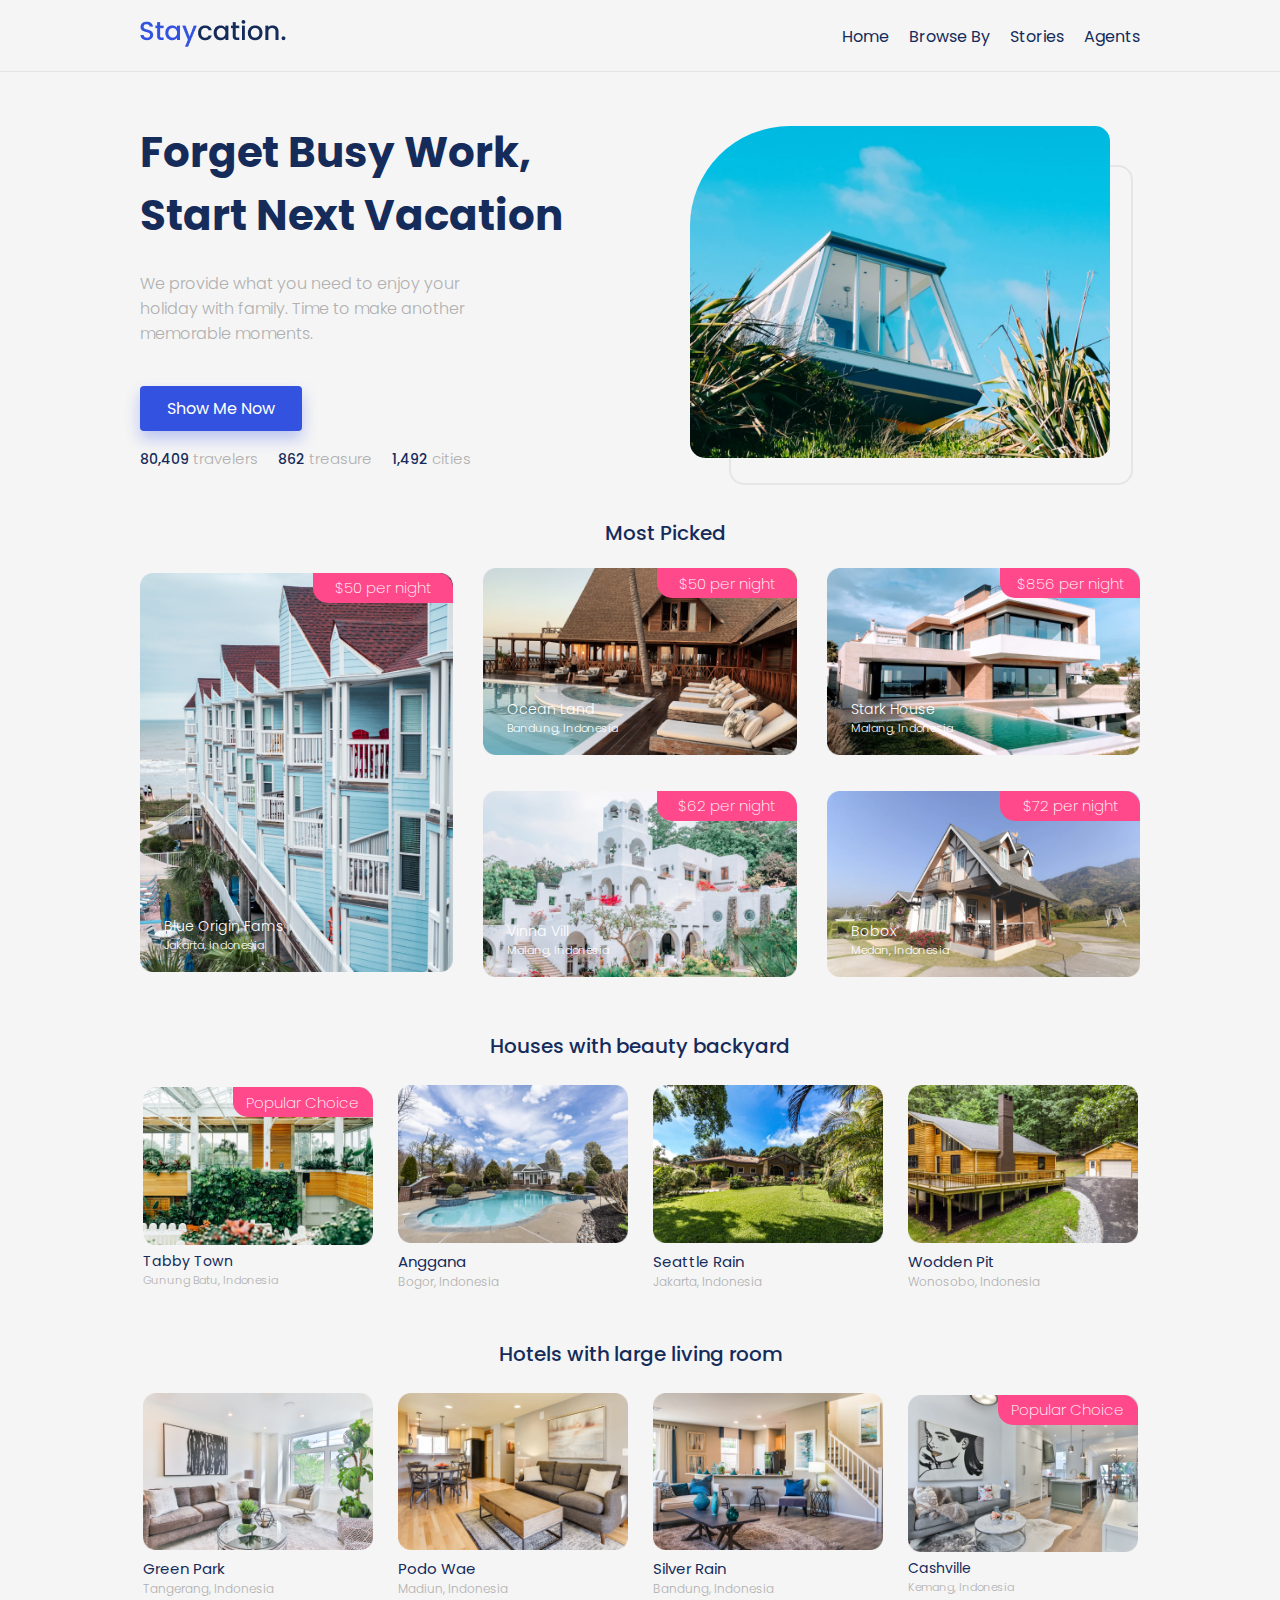
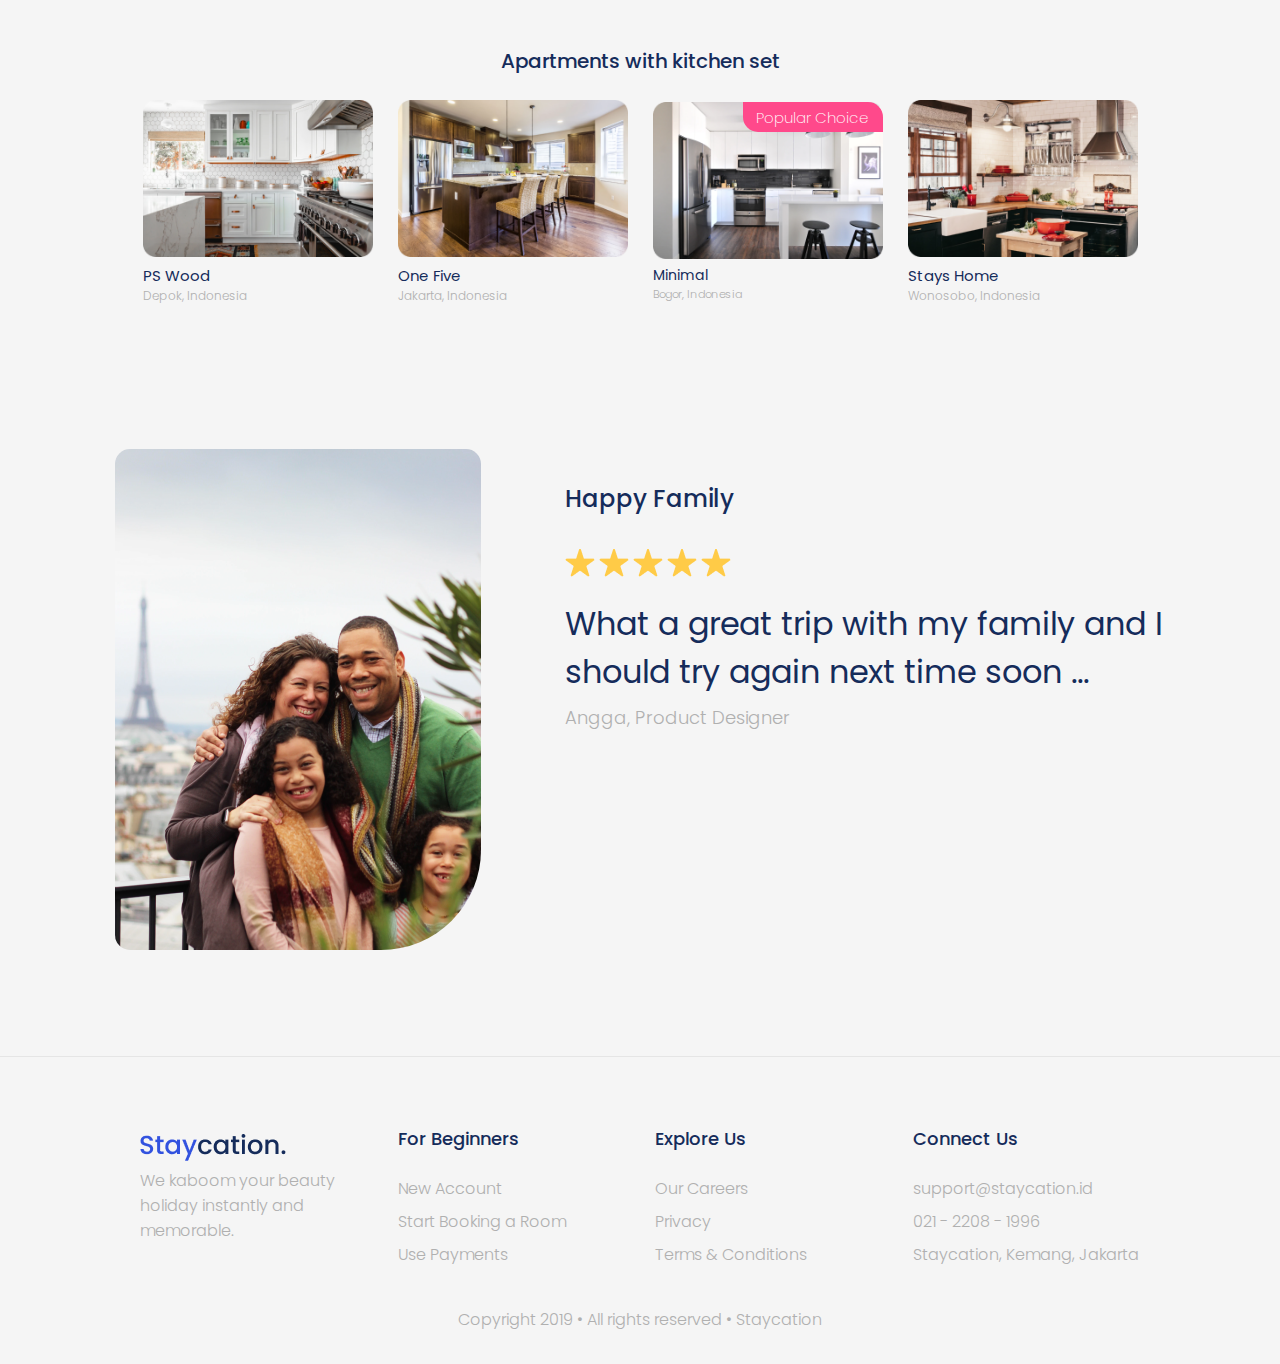
<file: Template-6/index.html>
<!DOCTYPE html>
<html lang="en">
<head>
    <meta charset="UTF-8">
    <meta http-equiv="X-UA-Compatible" content="IE=edge">
    <!-- Font awesome library -->
    <link rel="stylesheet" href="https://cdnjs.cloudflare.com/ajax/libs/font-awesome/6.1.2/css/all.min.css" integrity="sha512-1sCRPdkRXhBV2PBLUdRb4tMg1w2YPf37qatUFeS7zlBy7jJI8Lf4VHwWfZZfpXtYSLy85pkm9GaYVYMfw5BC1A==" crossorigin="anonymous" referrerpolicy="no-referrer" />
    <meta name="viewport" content="width=device-width, initial-scale=1.0">
    <!-- utility classes file -->
    <link rel="stylesheet" href="./css/utilities.css">
    <!-- main style file -->
    <link rel="stylesheet" href="./css/style.css">
    <title>Stayction/Hotel</title>
</head>
<body>

    <!-- Start header -->
    <header>
        <div class="container flex">
            <a class="logo" href="#" ><img src="./images/Staycation._logo.png" alt="Logo"></a>
            <nav class="fs-16 fw-400 my-2">
                <a href="#">Home</a>
                <a href="#">Browse By</a>
                <a href="#">Stories</a>
                <a href="#">Agents</a>
            </nav>
        </div>
    </header>

    <!-- Start landing section -->

    <section class="landing my-4">
        <div class="container grid">
            <div class="landing-text">
                <h2 class="fs-42 fw-700">Forget Busy Work, Start Next Vacation</h2>
                <p class="fs-16 fw-300 py-2">We provide what you need to enjoy your 
                    holiday with family. Time to make another 
                    memorable moments.
                </p>
                <a href="#" class="btn my-1">Show Me Now</a>
                <div class="icons flex">
                    <div class="box">
                        <i class="fa-solid fa-hand-holding-heart fs-16"></i>
                        <p><span>80,409</span> travelers</p> 
                    </div>
                    <div class="box">
                        <i class="fa-solid fa-camera fs-16"></i>
                        <p><span>862 </span> treasure</p> 
                    </div>
                    <div class="box">
                        <i class="fa-solid fa-location-dot fs-16"></i>
                        <p><span>1,492</span> cities</p> 
                    </div>
                </div>
            </div>
            <div class="landing-image">
                <img src="./images/Home_page/landing.png" alt="">
            </div>
        </div>
    </section>

    <!-- Most picked section --> 

    <section class="most-pick my-4">
        <h2 class="fs-20 fw-500 primary-clr text-center">Most Picked</h2>
        <div class="container grid grid-3">
            <div class="card" data-type="$50 per night">
                <a href="details.html" target="_blank"><img src="./images/Home_page/most-picked-lg.png" alt=""></a>
                <div class="text m-2">
                    <p class="name fs-15 fw-300 link-text-clr">Blue Origin Fams</p>
                    <p class="location fs-12 fw-300 link-text-clr">Jakarta, Indonesia</p>
                </div>
            </div>
            <div class="card" data-type="$50 per night">
                <a href="details.html" target="_blank"><img src="./images/Home_page/most-picked.png" alt=""></a>
                <div class="text m-2">
                    <p class="name fs-15 fw-300 link-text-clr">Ocean Land</p>
                    <p class="location fs-12 fw-300 link-text-clr">Bandung, Indonesia</p>
                </div>   
            </div>
            <div class="card" data-type="$856 per night">
                <a href="details.html" target="_blank"><img src="./images/Home_page/most-picked-3.png" alt=""></a>
                <div class="text m-2">
                    <p class="name fs-15 fw-300 link-text-clr">Stark House</p>
                    <p class="location fs-12 fw-300 link-text-clr">Malang, Indonesia</p>
                </div>   
            </div>
            <div class="card" data-type="$62 per night">
                <a href="details.html" target="_blank"><img src="./images/Home_page/most-picked-2.png" alt=""></a>
                <div class="text m-2">
                    <p class="name fs-15 fw-300 link-text-clr">Vinna Vill</p>
                    <p class="location fs-12 fw-300 link-text-clr">Malang, Indonesia</p>
                </div>   
            </div>
            <div class="card" data-type="$72 per night">
                <a href="details.html" target="_blank"><img src="./images/Home_page/most-picked4.png" alt=""></a>
                <div class="text m-2">
                    <p class="name fs-15 fw-300 link-text-clr">Bobox</p>
                    <p class="location fs-12 fw-300 link-text-clr">Medan, Indonesia</p>
                </div>   
            </div>
        </div>
    </section>

    <!-- House with backyard section -->

    <section class="hs-by my-4">
        <h2 class="text-center primary-clr fs-20 fw-500 my-2">Houses with beauty backyard</h2>
        <div class="container flex">
            <div class="card" data-type="Popular Choice">
                <a href="details.html" target="_blank"><img src="./images/Home_page/Houses-backyard-1.png" alt=""></a>
                <div class="text">
                    <p class="name fs-15 fw-400 primary-clr">Tabby Town</p>
                    <p class="location fs-12 fw-300 sm-text-clr">Gunung Batu, Indonesia</p>
                </div>
            </div>
            <div class="card">
                <a href="details.html" target="_blank"><img src="./images/Home_page/Houses-backyard-2.png" alt=""></a>
                <div class="text">
                    <p class="name fs-15 fw-400 primary-clr">Anggana</p>
                    <p class="location fs-12 fw-300 sm-text-clr">Bogor, Indonesia</p>
                </div>
            </div>
            <div class="card">
                <a href="details.html" target="_blank"><img src="./images/Home_page/Houses-backyard-3.png" alt=""></a>
                <div class="text">
                    <p class="name fs-15 fw-400 primary-clr">Seattle Rain</p>
                    <p class="location fs-12 fw-300 sm-text-clr">Jakarta, Indonesia</p>
                </div>
            </div>
            <div class="card">
                <a href="details.html" target="_blank"><img src="./images/Home_page/Houses-backyard-4.png" alt=""></a>
                <div class="text">
                    <p class="name fs-15 fw-400 primary-clr">Wodden Pit</p>
                    <p class="location fs-12 fw-300 sm-text-clr">Wonosobo, Indonesia</p>
                </div>
            </div>
        </div>
    </section>

    <!-- Hotels section -->

    <section class="hotel my-4">
        <h2 class="text-center primary-clr fs-20 fw-500 my-2">Hotels with large living room</h2>
        <div class="container flex">
            <div class="card">
                <a href="details.html" target="_blank"><img src="./images/Home_page/Hotel-large-livingroom-1.png" alt=""></a>
                <div class="text">
                    <p class="name fs-15 fw-400 primary-clr">Green Park</p>
                    <p class="location fs-12 fw-300 sm-text-clr">Tangerang, Indonesia</p>
                </div>
            </div>
            <div class="card">
                <a href="details.html" target="_blank"><img src="./images/Home_page/Hotel-large-livingroom-2.png" alt=""></a>
                <div class="text">
                    <p class="name fs-15 fw-400 primary-clr">Podo Wae</p>
                    <p class="location fs-12 fw-300 sm-text-clr">Madiun, Indonesia</p>
                </div>
            </div>
            <div class="card">
                <a href="details.html" target="_blank"><img src="./images/Home_page/Hotel-large-livingroom-3.png" alt=""></a>
                <div class="text">
                    <p class="name fs-15 fw-400 primary-clr">Silver Rain</p>
                    <p class="location fs-12 fw-300 sm-text-clr">Bandung, Indonesia</p>
                </div>
            </div>
            <div class="card" data-type="Popular Choice">
                <a href="details.html" target="_blank"><img src="./images/Home_page/Hotel-large-livingroom-4.png" alt=""></a>
                <div class="text">
                    <p class="name fs-15 fw-400 primary-clr">Cashville</p>
                    <p class="location fs-12 fw-300 sm-text-clr">Kemang, Indonesia</p>
                </div>
            </div>
        </div>
    </section>

    <!-- apartment section -->

    <section class="ap-kc my-4">
        <h2 class="text-center primary-clr fs-20 fw-500 my-2">Apartments with kitchen set</h2>
        <div class="container flex">
            <div class="card" >
                <a href="details.html" target="_blank"><img src="./images/Home_page/Apartment_Kitchen-1.png" alt=""></a>
                <div class="text">
                    <p class="name fs-15 fw-400 primary-clr">PS Wood</p>
                    <p class="location fs-12 fw-300 sm-text-clr">Depok, Indonesia</p>
                </div>
            </div>
            <div class="card">
                <a href="details.html" target="_blank"><img src="./images/Home_page/Apartment_kitchen-2.png" alt=""></a>
                <div class="text">
                    <p class="name fs-15 fw-400 primary-clr">One Five</p>
                    <p class="location fs-12 fw-300 sm-text-clr">Jakarta, Indonesia</p>
                </div>
            </div>
            <div class="card" data-type="Popular Choice">
                <a href="details.html" target="_blank"><img src="./images/Home_page/Apartment_kitchen-3.png" alt=""></a>
                <div class="text">
                    <p class="name fs-15 fw-400 primary-clr">Minimal</p>
                    <p class="location fs-12 fw-300 sm-text-clr">Bogor, Indonesia</p>
                </div>
            </div>
            <div class="card">
                <a href="details.html" target="_blank"><img src="./images/Home_page/Apartment_kitchen-4.png" alt=""></a>
                <div class="text">
                    <p class="name fs-15 fw-400 primary-clr">Stays Home</p>
                    <p class="location fs-12 fw-300 sm-text-clr">Wonosobo, Indonesia</p>
                </div>
            </div>
        </div>
    </section>

    <!-- Feedback section -->

    <section class="feedback my-8">
        <div class="container grid">
            <div class="feedback-image">
                <img src="./images/Home_page/happy_family.png" alt="">
            </div>
            <div class="text">
                <p class="fs-24 fw-500 primary-clr my-3">Happy Family</p>
                <div class="stars my-1">
                    <img src="./images/Home_page/star.png" alt="">
                    <img src="./images/Home_page/star.png" alt="">
                    <img src="./images/Home_page/star.png" alt="">
                    <img src="./images/Home_page/star.png" alt="">
                    <img src="./images/Home_page/star.png" alt="">
                </div>
                <p class="primary-clr fs-32 fw-400 my-05">What a great trip with my family and 
                    I should try again next time soon ...
                </p>
                <p class="fs-18 fw-300 sm-text-clr">Angga, Product Designer</p>
            </div>
        </div>
    </section>

    <!-- footer section -->

    <footer class="footer">
        <div class="container">
            <div class="footer-content grid my-3">
                <div>
                    <a class="footer-logo" href="#"><img src="./images/Staycation._logo.png" alt="Logo"></a>
                    <p class="sm-text-clr fs-16 fw-300">We kaboom your beauty holiday instantly and memorable.</p>
                </div>
                <div>
                    <h4 class="fs-18 fw-500 primary-clr my-2">For Beginners</h4>
                    <ul>
                        <li><a href="#">New Account</a></li>
                        <li><a href="#">Start Booking a Room</a></li>
                        <li> <a href="#">Use Payments</a></li>
                    </ul>
                </div>
                <div>
                    <h4 class="fs-18 fw-500 primary-clr my-2">Explore Us</h4>
                    <ul>
                        <li><a href="#">Our Careers</a></li>
                        <li><a href="#">Privacy</a></li>
                        <li> <a href="#">Terms & Conditions</a></li>
                    </ul>
                </div>
                <div>
                    <h4 class="fs-18 fw-500 primary-clr my-2">Connect Us</h4>
                    <ul>
                        <li><a href="#">support@staycation.id</a></li>
                        <li><a href="#">021 - 2208 - 1996</a></li>
                        <li> <a href="#">Staycation, Kemang, Jakarta</a></li>
                    </ul>
                </div>
            </div>
            <div class="copyright">
                <p class="sm-text-clr fs-16 fw-300 text-center my-3">Copyright 2019 • All rights reserved • Staycation</p>
            </div>
        </div>
    </footer>
    
</body>
</html>
</file>
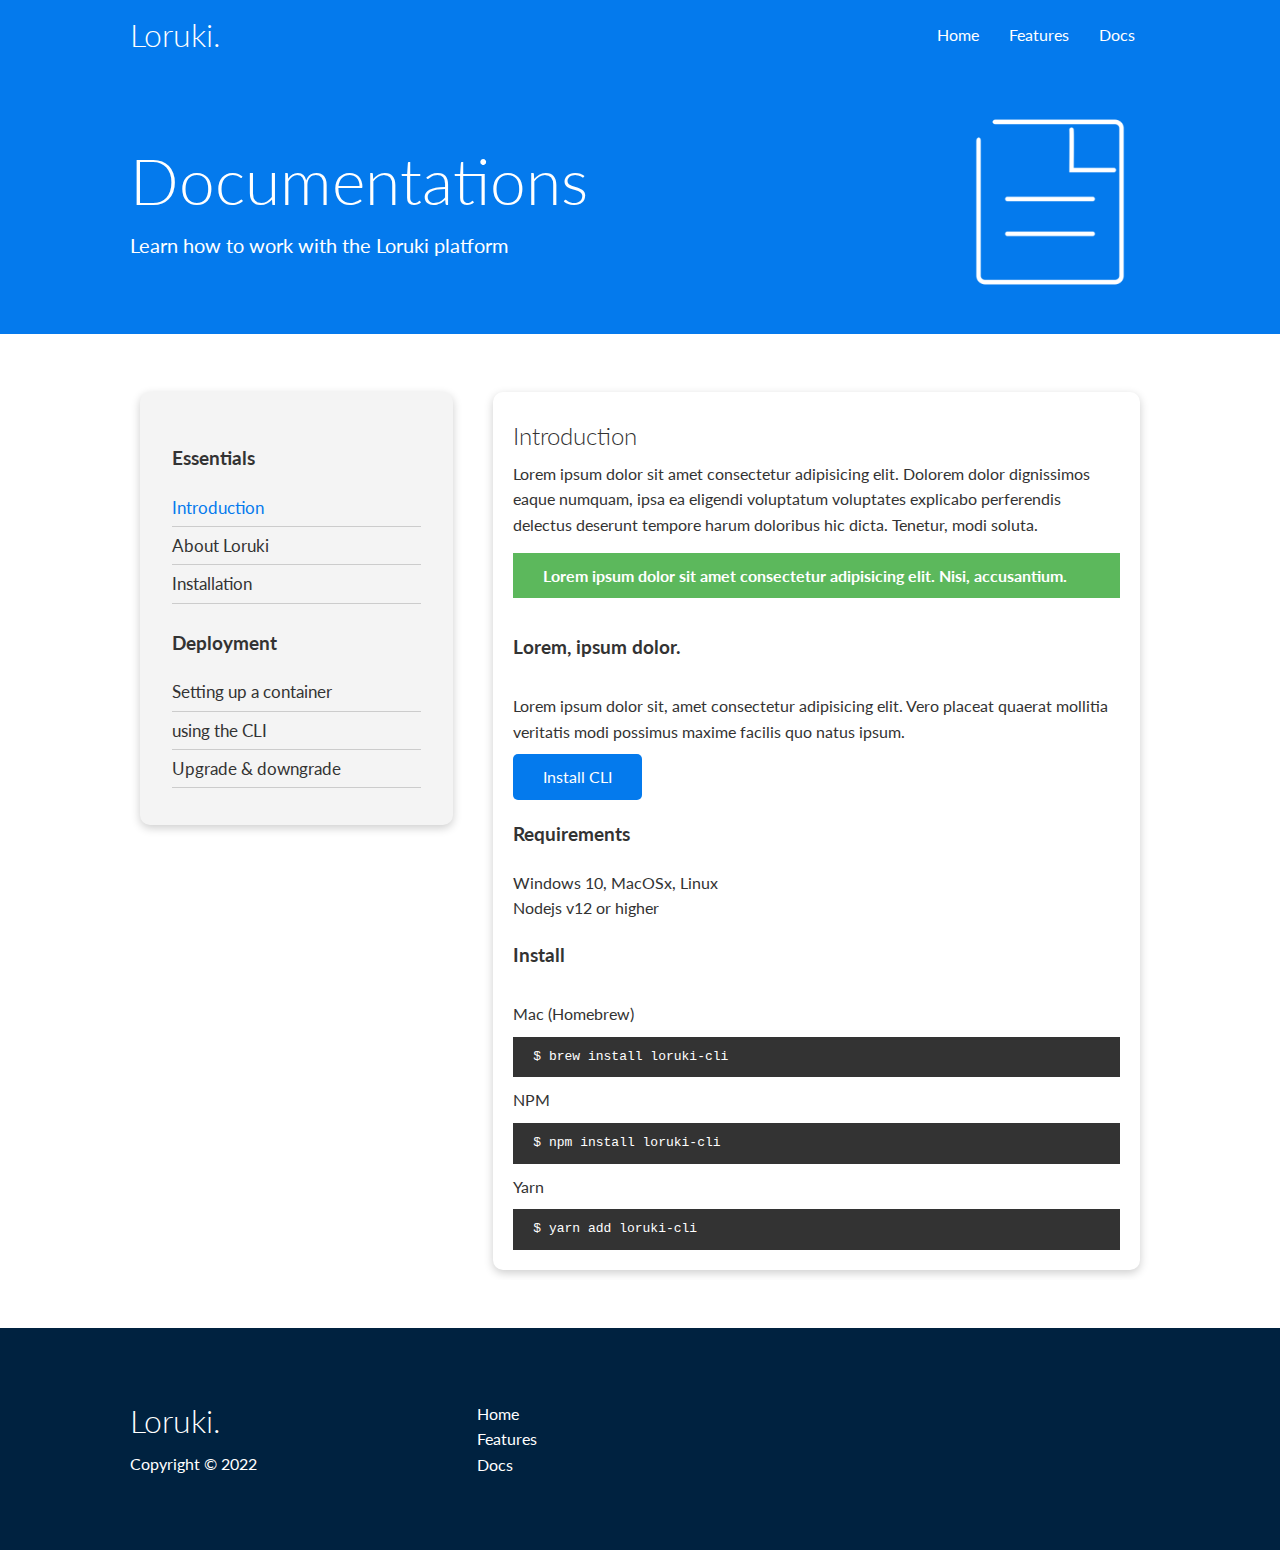
<file: Template-3/docs.html>
<!DOCTYPE html>
<html lang="en">
<head>
    <meta charset="UTF-8">
    <meta http-equiv="X-UA-Compatible" content="IE=edge">
    <meta name="viewport" content="width=device-width, initial-scale=1.0">
    <!-- Font awesome library -->
    <link rel="stylesheet" href="https://cdnjs.cloudflare.com/ajax/libs/font-awesome/6.1.2/css/all.min.css" integrity="sha512-1sCRPdkRXhBV2PBLUdRb4tMg1w2YPf37qatUFeS7zlBy7jJI8Lf4VHwWfZZfpXtYSLy85pkm9GaYVYMfw5BC1A==" crossorigin="anonymous" referrerpolicy="no-referrer" />
    <!-- utility classes file -->
    <link rel="stylesheet" href="./css/utilities.css">
    <!-- main style file -->
    <link rel="stylesheet" href="./css/style.css">
    <title>Loruki | cloud Hosting For Everyone</title>
</head>
<body>

    <!-- Navigation bar -->
    <div class="navbar">
        <div class="container flex">
            <h1 class="logo">Loruki.</h1>
            <nav>
                <ul>
                  <li><a href="index.html">Home</a></li>
                  <li><a href="features.html">Features</a></li>
                  <li><a href="docs.html">Docs</a></li>
                </ul>
            </nav>
        </div>
    </div>

    <!-- Head section -->

    <section class="docs-head bg-primary py-3">
        <div class="container grid">
            <div>
                <h1 class="xl">Documentations</h1>
                <p class="lead">
                    Learn how to work with the Loruki platform
                </p>
            </div>
            <img src="./images/docs.png" alt="">
        </div>
    </section>

    <!-- Docs main section -->

    <section class="docs-main my-4">
        <div class="container grid">
            <div class="card p-3 bg-light">
                <h3>Essentials</h3>
                <nav>
                    <ul>
                        <li><a class="active" href="#">Introduction</a></li>
                        <li><a href="#">About Loruki</a></li>
                        <li><a href="#">Installation</a></li>
                    </ul>
                </nav>
                <h3>Deployment</h3>
                <nav>
                    <ul>
                        <li><a href="#">Setting up a container</a></li>
                        <li><a href="#">using the CLI</a></li>
                        <li><a href="#">Upgrade & downgrade</a></li>
                    </ul>
                </nav>
            </div>
            <div class="card">
                <h2>Introduction</h2>
                <p>Lorem ipsum dolor sit amet consectetur adipisicing elit. 
                    Dolorem dolor dignissimos eaque numquam, 
                    ipsa ea eligendi voluptatum voluptates explicabo perferendis delectus deserunt tempore harum doloribus hic dicta. 
                    Tenetur, modi soluta.
                </p>

                <div class="alert alert-success">
                    <i class="fas fa-info"></i>
                    Lorem ipsum dolor sit amet consectetur adipisicing elit. Nisi, accusantium.
                </div>

                <h3>Lorem, ipsum dolor.</h3>
                <p>Lorem ipsum dolor sit, amet consectetur adipisicing elit. 
                    Vero placeat quaerat mollitia veritatis modi possimus maxime facilis quo natus ipsum.
                </p>
                <a href="#" class="btn btn-primary">Install CLI</a>

                <h3>Requirements</h3>
                <ul>
                    <li>Windows 10, MacOSx, Linux</li>
                    <li>Nodejs v12 or higher</li>
                </ul>

                <h3>Install</h3>
                <p>Mac (Homebrew)</p>
                <pre><code>$ brew install loruki-cli</code></pre>
                <p>NPM</p>
                <pre><code>$ npm install loruki-cli</code></pre>
                <p>Yarn</p>
                <pre><code>$ yarn add loruki-cli</code></pre>

            </div>
        </div>
    </section>

    <!-- footer -->

    <footer class="footer bg-dark py-5">
        <div class="container grid grid-3">
            <div>
                <h1>Loruki.</h1>
                <p>Copyright &copy; 2022</p>
            </div>
            <nav>
                <ul>
                    <li><a href="index.html">Home</a></li>
                    <li><a href="features.html">Features</a></li>
                    <li><a href="docs.html">Docs</a></li>
                  </ul>
            </nav>
            <div class="social-icon">
                <a href="#"><i class="fab fa-github fa-2x"></i></a>
                <a href="#"><i class="fab fa-facebook fa-2x"></i></a>
                <a href="#"><i class="fab fa-instagram fa-2x"></i></a>
                <a href="#"><i class="fab fa-telegram fa-2x"></i></a>
            </div>
        </div>
    </footer>
    
</body>
</html>
</file>
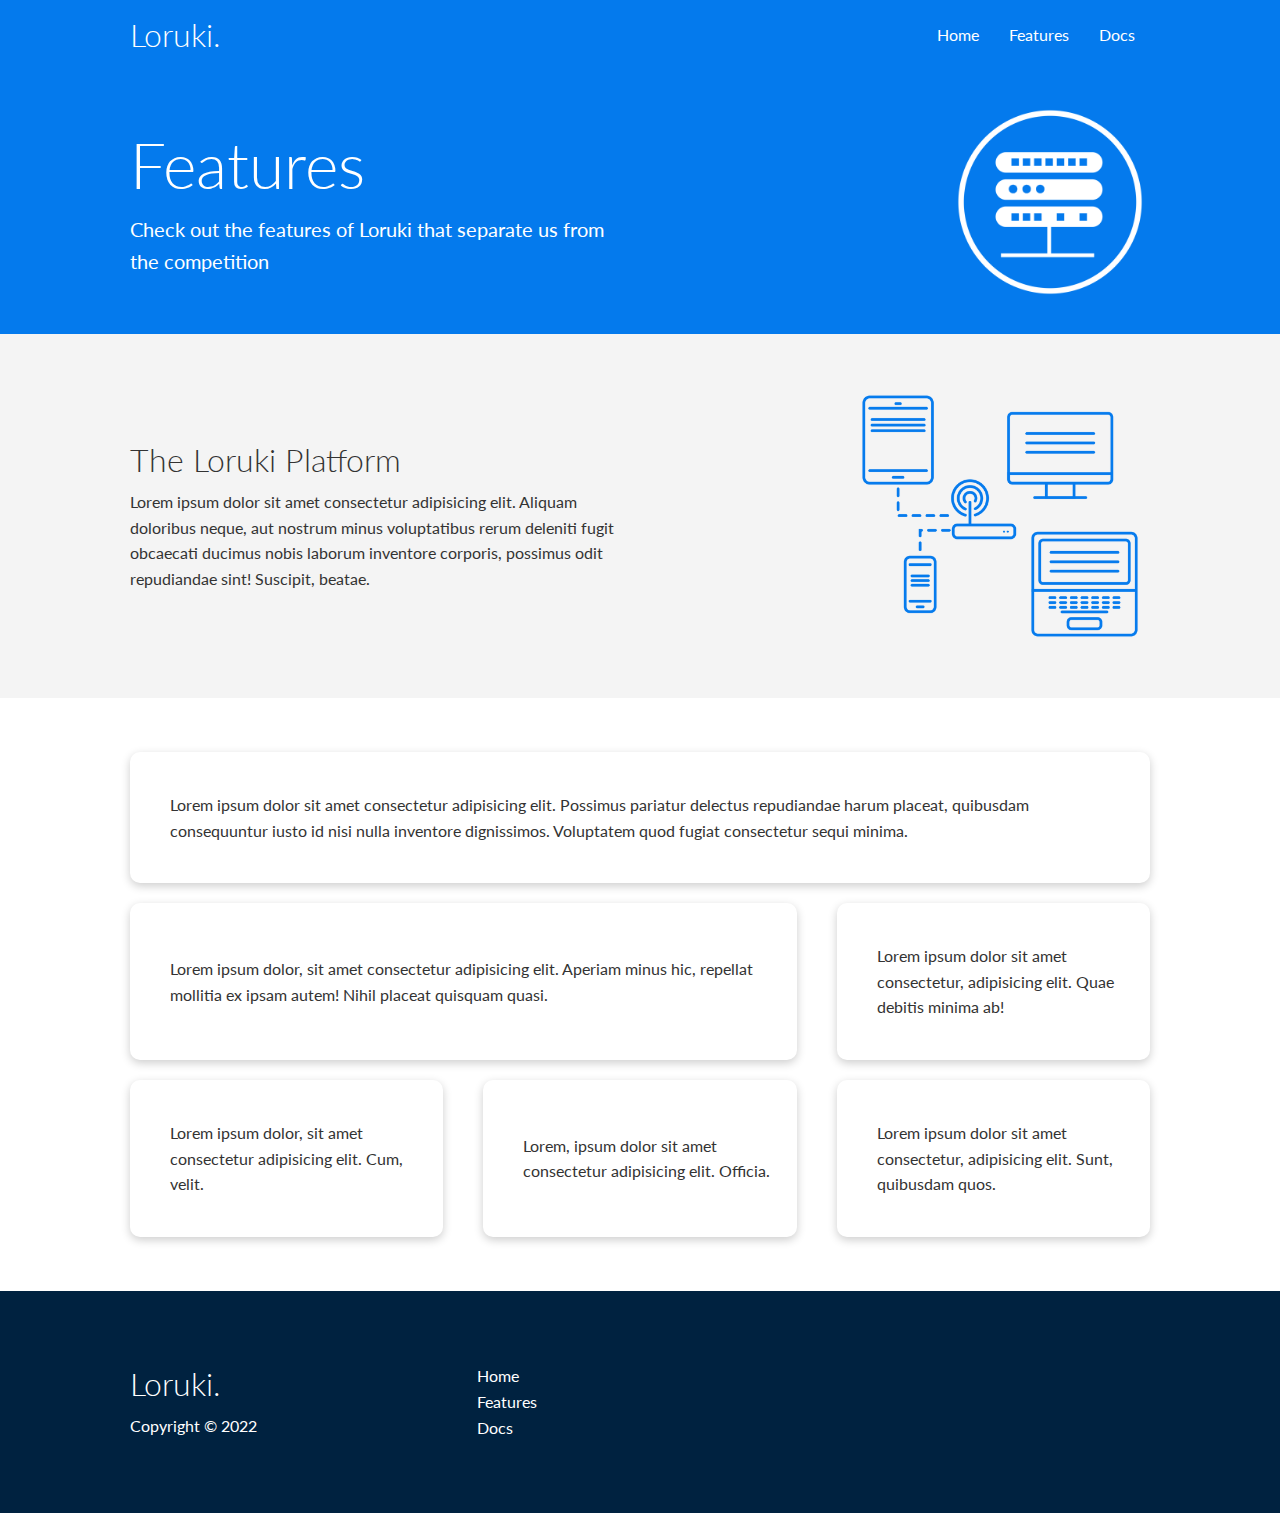
<file: Template-3/features.html>
<!DOCTYPE html>
<html lang="en">
<head>
    <meta charset="UTF-8">
    <meta http-equiv="X-UA-Compatible" content="IE=edge">
    <meta name="viewport" content="width=device-width, initial-scale=1.0">
    <!-- Font awesome library -->
    <link rel="stylesheet" href="https://cdnjs.cloudflare.com/ajax/libs/font-awesome/6.1.2/css/all.min.css" integrity="sha512-1sCRPdkRXhBV2PBLUdRb4tMg1w2YPf37qatUFeS7zlBy7jJI8Lf4VHwWfZZfpXtYSLy85pkm9GaYVYMfw5BC1A==" crossorigin="anonymous" referrerpolicy="no-referrer" />
    <!-- utility classes file -->
    <link rel="stylesheet" href="./css/utilities.css">
    <!-- main style file -->
    <link rel="stylesheet" href="./css/style.css">
    <title>Loruki | cloud Hosting For Everyone</title>
</head>
<body>

    <!-- Navigation bar -->
    <div class="navbar">
        <div class="container flex">
            <h1 class="logo">Loruki.</h1>
            <nav>
                <ul>
                  <li><a href="index.html">Home</a></li>
                  <li><a href="features.html">Features</a></li>
                  <li><a href="docs.html">Docs</a></li>
                </ul>
            </nav>
        </div>
    </div>

    <!-- Head section -->

    <section class="features-head bg-primary py-3">
        <div class="container grid">
            <div>
                <h1 class="xl">Features</h1>
                <p class="lead">
                    Check out the features of Loruki that 
                    separate us from the competition
                </p>
            </div>
            <img src="./images/server.png" alt="">
        </div>
    </section>

    <!-- Sub head -->

    <section class="features-sub-head bg-light py-3">
        <div class="container grid">
            <div>
                <h1 class="md">The Loruki Platform</h1>
                <p class="sm">
                    Lorem ipsum dolor sit amet consectetur adipisicing elit. Aliquam doloribus neque, 
                    aut nostrum minus voluptatibus rerum deleniti fugit obcaecati ducimus nobis laborum inventore corporis, 
                    possimus odit repudiandae sint! Suscipit, beatae.
                </p>
            </div>
            <img src="./images/server2.png" alt="">
        </div>
    </section>

    <!--  Features Main section -->

    <section class="features-main my-2">
        <div class="container  grid grid-3">
            <div class="card flex">
                <i class="fas fa-server fa-3x"></i>
                <p>
                    Lorem ipsum dolor sit amet consectetur adipisicing elit. 
                    Possimus pariatur delectus repudiandae harum placeat, 
                    quibusdam consequuntur iusto id nisi nulla inventore dignissimos. 
                    Voluptatem quod fugiat consectetur sequi minima.
                </p>
            </div>
            <div class="card flex">
                <i class="fas fa-database fa-3x"></i>
                <p>
                    Lorem ipsum dolor, sit amet consectetur adipisicing elit. 
                    Aperiam minus hic, repellat mollitia ex ipsam autem! Nihil placeat quisquam quasi.
                </p>
            </div>
            <div class="card flex">
                <i class="fas fa-power-off fa-3x"></i>
                <p>
                    Lorem ipsum dolor sit amet consectetur, 
                    adipisicing elit. Quae debitis minima ab!
                </p>
            </div>
            <div class="card flex">
                <i class="fas fa-upload fa-3x"></i>
                <p>
                    Lorem ipsum dolor, sit amet consectetur adipisicing elit. Cum, velit.
                </p>
            </div>
            <div class="card flex">
                <i class="fas fa-book fa-3x"></i>
                <p>
                    Lorem, ipsum dolor sit amet consectetur adipisicing elit. Officia.
                </p>
            </div>
            <div class="card flex">
                <i class="fas fa-pen fa-3x"></i>
                <p>
                    Lorem ipsum dolor sit amet consectetur, adipisicing elit. Sunt, quibusdam quos.
                </p>
            </div>
        </div>
    </section>

    <!-- footer -->

    <footer class="footer bg-dark py-5">
        <div class="container grid grid-3">
            <div>
                <h1>Loruki.</h1>
                <p>Copyright &copy; 2022</p>
            </div>
            <nav>
                <ul>
                    <li><a href="index.html">Home</a></li>
                    <li><a href="features.html">Features</a></li>
                    <li><a href="docs.html">Docs</a></li>
                  </ul>
            </nav>
            <div class="social-icon">
                <a href="#"><i class="fab fa-github fa-2x"></i></a>
                <a href="#"><i class="fab fa-facebook fa-2x"></i></a>
                <a href="#"><i class="fab fa-instagram fa-2x"></i></a>
                <a href="#"><i class="fab fa-telegram fa-2x"></i></a>
            </div>
        </div>
    </footer>
    
</body>
</html>
</file>
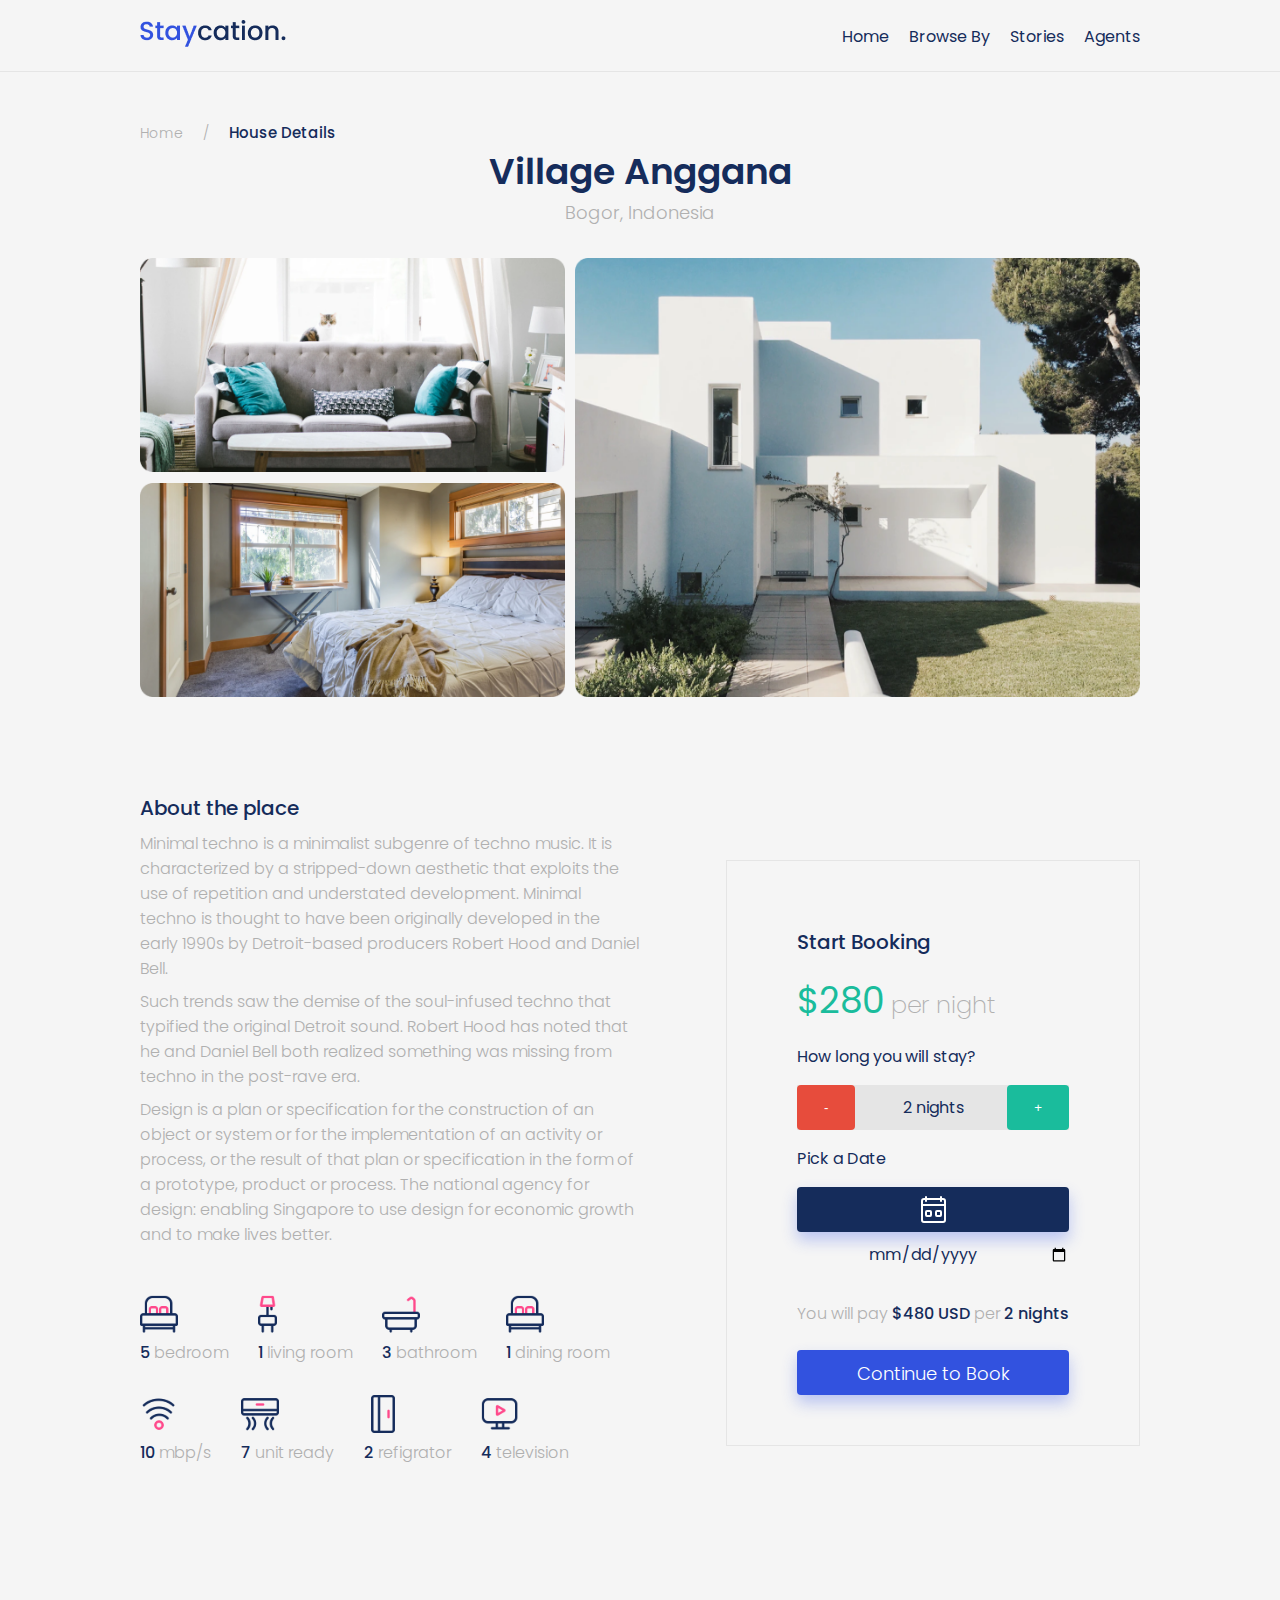
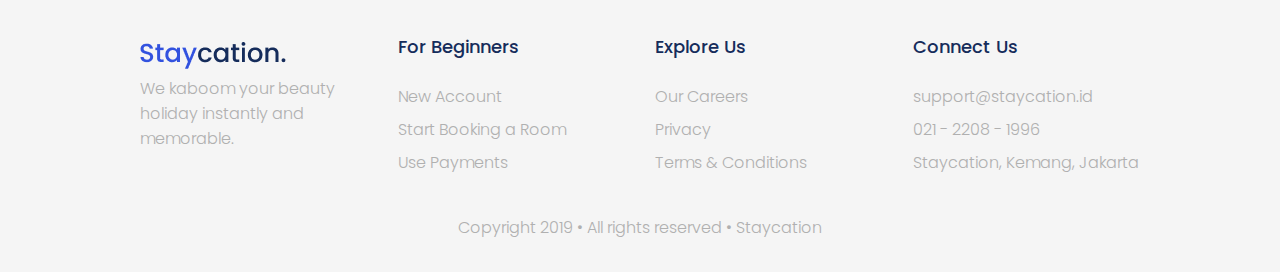
<file: Template-6/details.html>
<!DOCTYPE html>
<html lang="en">
<head>
    <meta charset="UTF-8">
    <meta http-equiv="X-UA-Compatible" content="IE=edge">
    <!-- Font awesome library -->
    <link rel="stylesheet" href="https://cdnjs.cloudflare.com/ajax/libs/font-awesome/6.1.2/css/all.min.css" integrity="sha512-1sCRPdkRXhBV2PBLUdRb4tMg1w2YPf37qatUFeS7zlBy7jJI8Lf4VHwWfZZfpXtYSLy85pkm9GaYVYMfw5BC1A==" crossorigin="anonymous" referrerpolicy="no-referrer" />
    <meta name="viewport" content="width=device-width, initial-scale=1.0">
    <!-- utility classes file -->
    <link rel="stylesheet" href="./css/utilities.css">
    <!-- main style file -->
    <link rel="stylesheet" href="./css/style.css">
    <title>Stayction/Hotel | Template 6</title>
</head>
<body>

    <!-- Start header -->
    <header>
        <div class="container flex">
            <a class="logo" href="#"><img src="./images/Staycation._logo.png" alt="Logo"></a>
            <nav class="fs-16 fw-400 my-2">
                <a href="index.html">Home</a>
                <a href="#">Browse By</a>
                <a href="#">Stories</a>
                <a href="#">Agents</a>
            </nav>
        </div>
    </header>

    <!-- Start landing section -->
    <section class="detail-landing my-4">
        <div class="container">
            <div class="intro my-3">
                <p class="primary-clr fs-15 fw-500"><span class="sm-text-clr fs-15 fw-300">Home &nbsp; &nbsp; / </span> &nbsp; &nbsp;  House Details</p>
                <h2 class="primary-clr text-center fs-36 fw-600">Village Anggana</h2>
                <p class="sm-text-clr fs-18 fw-300 text-center">Bogor, Indonesia</p>
            </div>
            <div class="landing-images grid my-3">
                <img src="./images/Details_page/landing_large.png" alt="">
                <img src="./images/Details_page/landing-1.png" alt="">
                <img src="./images/Details_page/landing-2.png" alt="">
            </div>
        </div>
    </section>

    <!-- About the place section -->

    <section class="about-place my-7">
        <div class="container grid">
            <div class="about-text">
                <h4 class="primary-clr fs-20 fw-500">About the place</h4>
                <p class="sm-text-clr fs-16 fw-300 my-05">
                    Minimal techno is a minimalist subgenre of techno music. 
                    It is characterized by a stripped-down aesthetic that exploits the use of repetition and understated development. 
                    Minimal techno is thought to have been originally developed in the early 1990s by Detroit-based producers Robert Hood and Daniel Bell.
                </p>
                <p class="sm-text-clr fs-16 fw-300 my-05">
                    Such trends saw the demise of the soul-infused techno that typified the original Detroit sound. 
                    Robert Hood has noted that he and Daniel Bell both realized 
                    something was missing from techno in the post-rave era.
                </p>
                <p class="sm-text-clr fs-16 fw-300 my-05">
                    Design is a plan or specification for the construction of 
                    an object or system or for the implementation of an activity or process, 
                    or the result of that plan or specification in the form of a prototype, product or process. 
                    The national agency for design: enabling Singapore to use design for economic growth and to make lives better.
                </p>
                <div class="features flex my-4">
                    <div class="box">
                        <img src="./images/Details_page/ic_bedroom.svg" alt="">
                        <p class="fs-16 fw-300 sm-text-clr"><span class="fs-16 fw-500 primary-clr">5</span> bedroom</p>
                    </div>
                    <div class="box">
                        <img src="./images/Details_page/ic_livingroom.svg" alt="">
                        <p class="fs-16 fw-300 sm-text-clr"><span class="fs-16 fw-500 primary-clr">1</span> living room</p>
                    </div>
                    <div class="box">
                        <img src="./images/Details_page/ic_bathroom.svg" alt="">
                        <p class="fs-16 fw-300 sm-text-clr"><span class="fs-16 fw-500 primary-clr">3</span> bathroom</p>
                    </div>
                    <div class="box">
                        <img src="./images/Details_page/ic_bedroom.svg" alt="">
                        <p class="fs-16 fw-300 sm-text-clr"><span class="fs-16 fw-500 primary-clr">1</span> dining room</p>
                    </div>
                    <div class="box">
                        <img src="./images/Details_page/ic_wifi 1.svg" alt="">
                        <p class="fs-16 fw-300 sm-text-clr"><span class="fs-16 fw-500 primary-clr">10</span> mbp/s</p>
                    </div>
                    <div class="box">
                        <img src="./images/Details_page/ic_ac 1.svg" alt="">
                        <p class="fs-16 fw-300 sm-text-clr"><span class="fs-16 fw-500 primary-clr">7</span> unit ready</p>
                    </div>
                    <div class="box">
                        <img src="./images/Details_page/ic_kulkas.svg" alt="">
                        <p class="fs-16 fw-300 sm-text-clr"><span class="fs-16 fw-500 primary-clr">2</span> refigrator</p>
                    </div>
                    <div class="box">
                        <img src="./images/Details_page/ic_tv.svg" alt="">
                        <p class="fs-16 fw-300 sm-text-clr"><span class="fs-16 fw-500 primary-clr">4</span> television</p>
                    </div>
                </div>
            </div>
            <div class="about-booking">
                <h4 class="primary-clr fs-20 fw-500 my-1">Start Booking</h4>
                <p class="price sm-text-clr fs-24 fw-200 my-1"><span class="increase-btn-clr fs-24 fw-400">$280</span> per night</p>
                <div class="time-question fs-16 fw-400 primary-clr">How long you will stay?</div>
                <div class="time-box my-1">
                    <button class="btn">-</button>
                    2 nights
                    <button class="btn">+</button>
                </div>
                <div class="date-question fs-16 fw-400 primary-clr my-1">Pick a Date</div>
                <div class="date-box my-1">
                    <button class="btn"><img src="./images/Details_page/ic_calendar.svg" alt=""></button>
                    <input type="date" name="date">
                </div>
                <div class="fs-16 fw-300 sm-text-clr my-2">You will pay <span class="primary-clr fs-16 fw-500" >$480 USD</span> per<span class="primary-clr fs-16 fw-500"> 2 nights</span></div>
                <a href="" class=" text-center btn fs-18 fw-300">Continue to Book</a>
            </div>

        </div>
    </section>


    <!-- footer section -->

    <footer class="footer">
        <div class="container">
            <div class="footer-content grid my-3">
                <div>
                    <a class="footer-logo" href="#"><img src="./images/Staycation._logo.png" alt="Logo"></a>
                    <p class="sm-text-clr fs-16 fw-300">We kaboom your beauty holiday instantly and memorable.</p>
                </div>
                <div>
                    <h4 class="fs-18 fw-500 primary-clr my-2">For Beginners</h4>
                    <ul>
                        <li><a href="#">New Account</a></li>
                        <li><a href="#">Start Booking a Room</a></li>
                        <li> <a href="#">Use Payments</a></li>
                    </ul>
                </div>
                <div>
                    <h4 class="fs-18 fw-500 primary-clr my-2">Explore Us</h4>
                    <ul>
                        <li><a href="#">Our Careers</a></li>
                        <li><a href="#">Privacy</a></li>
                        <li> <a href="#">Terms & Conditions</a></li>
                    </ul>
                </div>
                <div>
                    <h4 class="fs-18 fw-500 primary-clr my-2">Connect Us</h4>
                    <ul>
                        <li><a href="#">support@staycation.id</a></li>
                        <li><a href="#">021 - 2208 - 1996</a></li>
                        <li> <a href="#">Staycation, Kemang, Jakarta</a></li>
                    </ul>
                </div>
            </div>
            <div class="copyright">
                <p class="sm-text-clr fs-16 fw-300 text-center my-3">Copyright 2019 • All rights reserved • Staycation</p>
            </div>
        </div>
    </footer>
    
</body>
</html>
</file>
<file: Template-3/css/utilities.css>
.container {
    max-width: 1100px;
    margin: 0 auto; /* to centeralize the container in the middle */
    overflow: auto; /* to git rid of the space causing by the margin of the h1, h2 */
    padding: 0 40px;
}

.card {
    background-color: var(--main-text-color);
    color: var(--secondary-text-color);
    border-radius: 10px;
    box-shadow: 0 3px 10px rgba(0, 0, 0, 0.2);
    padding: 20px;
    margin: 10px;
}


/* Base button */
.btn {
    display: inline-block;
    padding: 10px 30px;
    cursor: pointer;
    background-color: var(--main-bg-color);
    color: var(--main-text-color);

    border: none;
    border-radius: 5px;
    transition: 0.3s ease;
}

.btn-outline {
    background-color: transparent;
    border: 1px solid var(--main-text-color);
}

.btn:hover {
    transform: scale(0.98);
}

/* background & colored button */

.bg-primary, 
.btn-primary {
    background-color: var(--main-bg-color);
    color: var(--main-text-color);
}

.bg-secondary, 
.btn-secondary {
    background-color: var(--secondary-bg-color);
    color: var(--main-text-color);
}

.bg-dark, 
.btn-dark {
    background-color: var(--dark-bg-color);
    color: var(--main-text-color);
}

.bg-light, 
.btn-light {
    background-color:var(--light-bg-color);
    color: var(--secondary-text-color);
}

.bg-primary  a, 
.btn-primary a,
.bg-secondary a, 
.btn-secondary a,
.bg-dark a, 
.btn-dark a {
    color: var(--main-text-color);
} 

/* text sizes */

.lead {
    font-size: 20px;
}

.sm {
    font-size: 1rem;
}

.md {
    font-size: 2rem;
}

.lg {
    font-size: 3rem;
}

.xl {
    font-size: 4rem ;
}

.text-center {
    text-align: center;
}

/* Alert */

.alert {
    background-color: var(--light-bg-color);
    padding: 10px 20px;
    font-weight: bold;
    margin: 15px 0 ;
}

.alert i {
    margin-right: 10px;
}

.alert-success {
    background-color: var(--success-color);
    color: var(--main-text-color);
}

.alert-error {
    background-color: var(--error-color);
    color: var(--main-text-color);
}

.flex {
    display: flex;
    justify-content: center;
    align-items: center;
    height: 100%;
}

.grid {
    display: grid; 
    grid-template-columns: repeat(2, 1fr);
    gap: 20px;
    justify-content: center;
    align-items: center;
    height: 100%;
}

/* Margin */

.my-1 { /* margin on y-axix(top, bottom)*/
    margin: 1rem 0 ;
} 

.my-2 { /* margin on y-axix(top, bottom)*/
    margin: 1.5rem 0 ;
}

.my-3 { /* margin on y-axix(top, bottom)*/
    margin: 2rem 0 ;
} 

.my-4 { /* margin on y-axix(top, bottom)*/
    margin: 3rem 0 ;
} 

.my-5 { /* margin on (top, right, bottom, left)*/
    margin: 4rem;
} 

.m-1 { /* margin on (top, right, bottom, left)*/
    margin: 1rem;
} 

.m-2 { /* margin on (top, right, bottom, left)*/
    margin: 1.5rem;
}

.m-3 { /* margin on (top, right, bottom, left)*/
    margin: 2rem;
} 

.m-4 { /* margin on (top, right, bottom, left)*/
    margin: 3rem;
} 

.m-5 { /* margin on (top, right, bottom, left)*/
    margin: 4rem;
}

/* Padding */

.py-1 { /* padding on y-axix(top, bottom)*/
    padding: 1rem 0 ;
} 

.py-2 { /* padding on y-axix(top, bottom)*/
    padding: 1.5rem 0 ;
}

.py-3 { /* padding on y-axix(top, bottom)*/
    padding: 2rem 0 ;
} 

.py-4 { /* padding on y-axix(top, bottom)*/
    padding: 3rem 0 ;
} 

.py-5 { /* padding on (top, right, bottom, left)*/
    padding: 4rem;
} 

.p-1 { /* padding on (top, right, bottom, left)*/
    padding: 1rem;
} 

.p-2 { /* padding on (top, right, bottom, left)*/
    padding: 1.5rem;
}

.p-3 { /* padding on (top, right, bottom, left)*/
    padding: 2rem;
} 

.p-4 { /* padding on (top, right, bottom, left)*/
    padding: 3rem;
} 

.p-5 { /* padding on (top, right, bottom, left)*/
    padding: 4rem;
}
</file>
<file: Template-3/css/style.css>
@import url('https://fonts.googleapis.com/css2?family=Lato:wght@300&display=swap');

:root {
    --main-bg-color: #047aed;
    --secondary-bg-color: #1c3fa8;

    --dark-bg-color: #002240;
    --light-bg-color: #f4f4f4;

    --main-text-color: #ffffff;
    --secondary-text-color: #333; 

    --success-color: #5cb85c ;
    --error-color: #d9534f;
}
/* General rules */

* {
    box-sizing: border-box;
    padding: 0 ;
    margin: 0;
}

body {
    font-family: 'Lato', sans-serif;
    color: var(--secondary-text-color);
    line-height: 1.6;
}

ul {
    list-style: none;
}

a {
    text-decoration: none;
    color: var(--secondary-text-color);
}

h1,
h2 { 
    font-weight: 300;
    line-height: 1.2;
    margin: 10px 0;
}

p {
    margin: 10px 0;
}

img {
    width: 100%;
}

code, pre {
    background-color: #333;
    color: var(--main-text-color);
    padding: 10px;
}

/* navbar style  */ 

.navbar {
    background-color: var(--main-bg-color);
    color: var(--main-text-color);
    height: 70px;
}

.navbar ul {
    display: flex;
}

.navbar a {
    color: var(--main-text-color);
    padding: 10px;
    margin: 0 5px;
} 

.navbar a:hover {
    border-bottom: 2px solid var(--main-text-color);  
}

.navbar .flex {
    justify-content: space-between;
}

/* landing section style */

.landing {
    height: 400px;
    background-color: var(--main-bg-color); 
    color: var(--main-text-color);
    position: relative;
}

.landing::before,
.landing::after {
    content: "";
    position: absolute;
    height: 100px;
    background-color: var(--main-text-color);
    bottom: -70px;
    left: 0;
    right: 0;
    -webkit-transform: skewY(-2deg);
    -moz-transform: skewY(-2deg);
    -ms-transform: skewY(-2deg);
    transform: skewY(-2deg); 
}

.landing h1 {
    font-size: 40px;
}

.landing p {
    margin: 20px 0;
}

.landing .grid {
    overflow: visible; /* to make the scrolling disapear and make 
    the scrolled content appear even if it outside its container */
    grid-template-columns: 50% 45%;
    gap: 30px;
}

.landing .landing-text {
    animation: slidInFromLeft 1s ease-in;
}

.landing .landing-form {
    position: relative;
    top: 60px;
    height: 350px;
    width: 400px;
    padding: 40px;
    z-index: 999;
    justify-self: flex-end;
    animation: slidInFromRight 1s ease-in;
}

.landing-form .form-control {
    margin: 30px 0;
}

.landing-form .form-control input[type="text"],
.landing-form .form-control input[type="email"] {
    border: 0;
    border-bottom: 1px solid #b4becb;
    width: 100%;
    padding: 3px;
    font-size: 16px;
}

.landing-form .form-control input:focus {
    outline: none;
}

/* Stats style */

.stats {
    padding-top: 100px;
    animation: slidInFromBottom 1s ease-in;
}

.grid-3 {
    grid-template-columns: repeat(3, 1fr);
}

.stats-heading {
    max-width: 500px;
    margin: auto;
}

.stats .grid h3 {
    font-size: 35px;
}

.stats .grid p {
    font-size: 20px;
}

/* Cli style */

.cli .grid {
    grid-template-columns: repeat(3, 1fr) ;
    grid-template-rows: repeat(2, 1fr);
}

.cli .grid > *:first-child {
    grid-column: 1 / span 2 ; /* i have 3 columns tha i made above, 
    i want the cil image to take 2 columns and the cards to take just one column  */
    grid-row: 1 / span 2; /* i want the cli image to take the 2 rows i made, 
    and the other cards everyone in single row */
}

/* cloud style */

.cloud .grid {
    grid-template-columns: 4fr 3fr;
    
}

/* Language style */
.languages .flex {
    flex-wrap: wrap;
}

.languages .card {
    text-align: center;
    margin: 15px 10px 40px ;
    transition: transform 0.4s ease;
    -webkit-transition: transform 0.4s ease;
    -moz-transition: transform 0.4s ease;
    -ms-transition: transform 0.4s ease;
    
}

.languages .card:hover {
    transform: translateY(-15px);
}

.languages .card h4 {
    font-size: 20px;
    margin-bottom: 10px;
}

/* Features */

.features-head img,
.features-sub-head img {
    width: 200px;
    /* justify-self: is moving only the item itself inside a group of flex items */
    justify-self: flex-end;
}


.features-sub-head img {
    width: 300px;
    justify-self: flex-end;
}

/* Features main style */

.features-main  .card > i {
    margin-right: 20px;
}

.features-main .grid {
    padding: 30px;
}

.features-main .grid > *:first-child {
    grid-column: 1 / span 3;
}

.features-main .grid > *:nth-child(2) {
    grid-column: 1 / span 2;
}

/* Docs style */

.docs-head img {
    width: 200px;
    justify-self: flex-end;
}

.docs-main h3 {
    padding: 20px 0;
}

.docs-main .grid {
    grid-template-columns: 1fr 2fr;
    align-items: flex-start;
}

.docs-main a.active {
    color: var(--main-bg-color);
}
.docs-main a:hover {
    font-weight: bold;
}


.docs-main nav li {
    font-size: 17px;
    padding-bottom: 5px;
    margin-bottom: 5px;
    border-bottom: 1px solid #ccc ;
}



/* footer style */

.footer .social-icon a {
    margin: 0 10px;
}

/*  Animations */

@keyframes slidInFromLeft {
    0% {
        transform: translateX(-100%);
    }

    100% {
        transform: translateX(0);
    }
}

@keyframes slidInFromRight {
    0% {
        transform: translateX(100%);
    }
    
    100% {
        transform: translateX(0);
    }
}

@keyframes slidInFromTop {
    0% {
        transform: translateY(-100%);
    }
    
    100% {
        transform: translateX(0);
    }
}

@keyframes slidInFromBottom {
    0% {
        transform: translateY(100%);
    }
    
    100% {
        transform: translateX(0);
    }
}


/* Tablets and under */

@media (max-width: 767px) {
    .grid, 
    .landing .grid, 
    .stats .grid,
    .cli .grid, 
    .cloud .grid,
    .features-main .grid,
    .docs-main .grid {
        grid-template-columns: 1fr;
        grid-template-rows: 1fr;
    } 

    .landing {
        height: auto;
    }

    .landing .landing-text {
        text-align: center;
        margin-top: 40px;
        animation: slidInFromTop 1s ease-in;
    }

    .landing .landing-form {
        justify-self: center;
        margin: auto;
        animation: slidInFromBottom 1s ease-in;
    }

    .cli .grid > *:first-child {
        grid-column: 1;
        grid-row: 1;
    }

    .features-head,
    .features-sub-head,
    .docs-head {
        text-align: center;
    }

    .features-head img,
    .features-sub-head img,
    .docs-head img {
       justify-self: center;
    }

    .features-main .grid > *:first-child,
    .features-main .grid > *:nth-child(2) {
        grid-column: 1;
    }
}

/*  Mobile */

@media (max-width: 500px) {
    .navbar {
        height: 110px;
    }

    .navbar .flex {
        flex-direction: column;
    }

    .navbar ul {
        padding: 10px;
        background-color: rgba(0, 0, 0, 0.1);
    }
    
    .landing .landing-form {
        width: 300px;
    }

    .footer {
        text-align: center;
    }

    .footer .social-icon a {
        margin: 0 7px;
    }

}
</file>
<file: Template-4/css/utilities.css>
.container {
    max-width: 1140px;
    margin: 0 auto ;
}


.section-heading {
    margin-top: 0;
    margin-bottom: 80px;
    text-align: center;
    position: relative;
    z-index: 2;
}

.section-line {
    width: 100px;
    height: 2px;
    background-color: #7453fc;
    margin: 0 auto 30px auto;
}


.section-heading h2 {
    margin-top: 10px;
    line-height: 36px;
    font-size: 32px;
    font-weight: 700;
    text-transform: capitalize;
    color: #fff;
}

.section-heading h2 span {
    color: #7453fc;
}

.card {
    position: relative;
    background-color: #282b2f;
    text-align: center;
    padding: 30px;
    border-radius: 20px;
    border: 1px solid #404245;
}

.flex {
    display: flex;
    justify-content: center;
    align-items: center;
    flex-wrap: wrap;
    gap: 30px;
}


.btn {
    font-size: 14px;
    color: #fff;
    background-color: #7453fc;
    /* border: 1px solid #7453fc; */
    padding: 16px 30px;
    display: inline-block;
    border-radius: 25px;
    font-weight: 500;
    text-transform: capitalize;
    letter-spacing: 0.5px;
    transition: all .3s;
    position: relative;
    overflow: hidden;
}
</file>
<file: Template-4/css/style.css>
@import url("https://fonts.googleapis.com/css?family=Open+Sans:100,200,300,400,500,600,700,800,900");

:root {


}

*, 
*::before,
*::after {
    box-sizing: border-box;
    margin: 0;
    padding: 0;
}

body {
    font-family: 'Roboto', sans-serif; 
}

a {
    text-decoration: none;
}

ul {
    list-style: none;
}

/* img {
    width: 100%;
    overflow: hidden;
} */

header {
    background-image: url(../images/banner-bg.jpg);
    background-repeat: no-repeat;
    background-position: center center;
    background-size: cover;
    background-color: #2a2a2a;
    min-height: 925px;
    padding-top: 30px;
}

.navbar {
    min-height: 80px;
    background: transparent;
    display: flex;
    background-color: #fff;
    padding: 15px 30px;
    border-radius: 50px;
    display: flex;
    justify-content: space-between;
    align-items: center;
    flex-wrap: wrap;
}

.navbar .nav-content  {
    display: inline-flex;
}

.navbar .nav-content li  {
    padding-left: 10px;
    padding-right: 10px;
    display: inline-block;
}

.navbar .nav-content li a {
    display: block;
    color: #2a2a2a;
    padding: 8px 15px;
    text-transform: capitalize;
    font-weight: 500;
    border-radius: 18px;
    letter-spacing: 1px;
    transition: all 0.3s ease 0s;
}

.navbar .nav-content a.active,
.navbar .nav-content a:hover {
    color: #fff;
    background-color: #7453fc;
    
}

/* Landing style  */

.landing {
    margin: 150px 0 ;
    display: grid;
    grid-template-columns: repeat(2, 1fr); 
    gap: 50px;
}

.landing .text {
    color: #fff;
    padding: 20px;
}

.landing .text h6 {
    font-size: 20px;
    margin-bottom: 15px;
    font-weight: 500;
    letter-spacing: 0.5px;
}

.landing .text h2 {
    color: #fff;
    font-size: 50px;
    font-weight: 700;
    line-height: 66px;
    text-transform: uppercase;
}

.landing .text p {
    font-size: 15px;
    line-height: 30px;
    color: #fff;
    margin-top: 20px;
    margin-bottom: 40px;
}

.landing .btn {
    border-radius: 25px;
    color: #fff;
    padding: 13px 30px;
    position: relative;
    overflow: hidden;
    text-transform: capitalize;
    letter-spacing: 0.5px;
    transition: all .3s;
}

.landing .btn::after {
    content: '';
    position: absolute;
    width: calc(100% - 50px);
    border-bottom: 3px solid #fff;
    bottom: 0;
    left: 50%;
    transform: translateX(-50%);
}

.landing .explore {
    background-color: transparent;
    border: 1px solid #7453fc ;
}

.landing .explore:hover {
    background-color: #7453fc;
}

.landing .watch {
    background-color: #7453fc;
    margin-left: 20px;
}

.landing .watch:hover {
    background-color: #fff;
    color: #7453fc;
}

.landing-image {
    justify-self: end;
}

@media (max-width:992px) {
    .landing {
        grid-template-columns: 1fr;
        margin: 50px 0;
        gap: 0;
    }

    .landing .text {
        margin-bottom: 10px;
    }

    .landing .text h2 {
        font-size: 30px;
    }

    .landing .text p {
        margin-top: 0;
    }

    .landing-image {
        justify-self: center;
    }

    .landing-image img {
        height: 350px;
    }

    .owl-nav {
        margin-top:-40px;
    }
}

@media (min-width:414px), (max-width: 680px) {
    .landing .text h2 {
        font-size: 25px;
    }

    .landing-image img {
        height: 300px;
    }
}

.owl-nav {
    position: relative;
}

.owl-nav .owl-prev:hover,
.owl-nav .owl-next:hover {
    background-color: #7453fc;
    color: #fff;
}

.owl-nav .owl-prev {
    position: absolute;
    right: 50%;
    background-color: #fff;
    color: #7453fc;
    height: 46px;
    border-radius: 50%;
    width: 46px;
    border: none;
    line-height: 46px;
    font-size: 20px;
    margin: 10px;
    display: inline-block;
    cursor: pointer;
}

.owl-nav .owl-next {
    position: absolute;
    left: 50%;
    background-color: #fff;
    color: #7453fc;
    height: 46px;
    border-radius: 50%;
    width: 46px;
    border: none;
    line-height: 46px;
    font-size: 20px;
    margin: 10px;
    display: inline-block;
    cursor: pointer;
}
.dark-bg {
    background-image: url(../images/dark-bg.jpg);
    background-repeat: no-repeat;
    background-position: center center;
    background-size: cover;
    padding: 120px 0px 1px 0px;
    position: relative;
}

/* Categories style */

.categories {
    margin-bottom: 150px;
}

.categories-content .icon {
    width: 62px;
    height: 62px;
    line-height: 5;
    display: inline-block;
    text-align: center;
    background-color: #fff;
    border-radius: 50%;
}

.categories-content .icon img {
    max-width: 31px;
}

.categories-content  h4 {
    margin-top: 15px;
    font-size: 20px;
    color: #fff;
    font-weight: 700;
}

.icon-btn a {
    position: absolute;
    left: 50%;
    width: 46px;
    height: 46px;
    line-height: 46px;
    background-color: #fff;
    border-radius: 50%;
    color: #7453fc;
    font-size: 18px;
    bottom: -23px;
    transform: translateX(-23px);
    transition: all .3s;
    opacity: 0;
    visibility: hidden;
}

.card:hover .icon-btn a {
    opacity: 1;
    visibility: visible;
}

.icon-btn a:hover {
    background-color: #7453fc;
    color: #fff;
}

/* Hot collection style */

.collection {
    margin-bottom: 150px;
}

.collection-content .box {
    width: 320px;
    margin-right: 30px;
    padding-bottom: 60px;
}

.collection-content .box img {
    display: block;
    width: 100%;
    border-top-left-radius: 20px;
    border-top-right-radius: 20px;
}

.collection-content .box .text {
    background-color: #282b2f;
    border: 1px solid #404245;
    border-bottom-right-radius: 20px;
    border-bottom-left-radius: 20px;
    padding: 30px;
    text-transform: capitalize;
}

.collection-content .box  .text h4 {
    color: #fff;
    font-size: 20px;
    border-bottom: 1px solid rgba(255,255,255,0.2);
    margin-bottom: 20px;
    padding-bottom: 20px;
}

.box .text .info-text {
    display: flex;
    justify-content: space-between;
    align-items: center;
    gap: 20px;
}

.box .text .info-text .type {
    color: #fff;
    display: inline-block;
    width: 100%;
    margin-bottom: 15px;
}

.box .text .info-text .type strong {
    font-size: 20px;
    display: block;
    margin-top: 10px;
}

.box .text .info-text .category {
    color: #fff;
    display: inline-block;
    text-align: right;
    width: 100%;
} 

.box .text .info-text .category strong {
    font-size: 20px;
    display: block;
    margin-top: 10px;

} 

.box .btn {
    width: 280px;
    text-align: center;
    left: 50%;
    transform: translateX(-50%);
    top: -25px;
}

.box .btn:hover {
    color:#7453fc;
    background-color: #fff;
}

.box .btn::after {
    content: '';
    width: 78%;
    height: 3px;
    background-color: #fff;
    position: absolute;
    left: 50%;
    bottom: 0;
    transform: translateX(-50%);
}

.collection .owl-nav  {
    display: none;
}

/* Create NFT style */ 

.create-nft {
    background-image: url(../images/main-bg.jpg);
    background-repeat: no-repeat;
    background-position: center center;
    background-size: cover;
    padding: 120px 0px;
    position: relative;
}

.create-nft .section-heading h2 span {
    color: #fff;
}

.create-nft .section-line {
    margin: 0;
    background-color: #fff;
}

.create-nft  .flex {
    justify-content: space-between;
}

.create-nft .row .btn {
    margin-bottom: 75px;
}

.create-nft .row .btn::after {
    content: '';
    width: 78%;
    height: 2px;
    background-color: #fff;
    position: absolute;
    left: 50%;
    bottom: 0;
    transform: translateX(-50%);
}

.create-nft .row .btn:hover {
    color: #7453fc;
    background-color: #fff;
}

.create-nft .grid {
    display: grid;
    grid-template-columns: repeat(3, 1fr);
    gap: 20px;
}

.create-nft .box {
    position: relative;
}

.create-nft .grid > *:not(:last-of-type)::after {
    content: '';
    position: absolute;
    width: 1px;
    height: 95%;
    background-color: rgba(255, 255, 255, 0.2);
    top: 5%;
    right: 5px;
}
.create-nft .box .number {
    position: absolute;
    right: 0;
    top: -20px;
}

.create-nft .box .number h6 {
    margin-top: 0px;
    margin-bottom: 0px;
    color: #fff;
    font-weight: 700;
    font-size: 18px;
}

.create-nft .box .icon {
    width: 62px;
    height: 62px;
    line-height: 5;
    display: inline-block;
    text-align: center;
    background-color: #fff;
    border-radius: 50%;
}

.create-nft .box .text h3 {
    font-size: 20px;
    margin-top: 30px;
    margin-bottom: 15px;
    color: #fff;
}

.create-nft .box .text p {
    font-size: 15px;
    line-height: 30px;
    color: #fff;
    margin-right: 30px;
}
</file>
<file: Template-5/css/main.css>
:root {
    --dark-blue : #19283f ; 
    --Strong-cyan : #33d1cc ;
    --vivid-red : #ff3150; 
    --pure-yellow : #ffc400;
    --white : #fff;
    --Light-grayish : #eff7fa;
}

/* Start Components classes */
body {
    font-family: 'Roboto', sans-serif;
}

.main-btn {
    text-decoration: none;
    background-color: var(--vivid-red);
    color: var(--pure-yellow);
    padding: 0.5rem 1rem;
}

.main-btn:hover {
    color: var(--vivid-red) !important;
    background-color: var(--pure-yellow) !important;
}

.main-title::after {
    content: '';
    position: absolute;
    width: 120px;
    height: 2px;
    background-color: var(--Strong-cyan);
    bottom: -20px;
    left: 50%;
    -webkit-transform: translateX(-50%);
    -moz-transform: translateX(-50%);
    -ms-transform: translateX(-50%);
    -o-transform: translateX(-50%);
    transform: translateX(-50%);
}
/* End Components classes */

/* Start navbar */
.navbar {
    background-color: var(--dark-blue);
}

.navbar .navbar-nav .nav-link {
    color: var(--white);
}

.navbar .navbar-nav .nav-link.active , 
.navbar .navbar-nav .nav-link:focus, 
.navbar .navbar-nav .nav-link:hover {
    color: var(--Strong-cyan);
}

.navbar .search {
    border-left: 1px solid var(--Strong-cyan);
}

.navbar .search svg {
    color: var(--Strong-cyan);
    cursor: pointer;
}

.navbar .navbar-toggler {
    color: var(--white);
    font-size: 20px;
    border-color: var(--white);
}

.navbar .navbar-toggler[aria-expanded='true'] {
    border-color: var(--Strong-cyan);
}

.navbar .navbar-toggler:focus {
    box-shadow: none;
}
/* End navbar */

/* Start Landing */
.landing {
    background-color: var(--dark-blue);
    min-height: calc(100vh - 60px);
}
/* End Landing */

/* Start features */
.features .icon-holder {
    height: 200px;
}

.features .icon-holder svg {
    left: 50%;
    -webkit-transform: translateX(-50%);
    -moz-transform: translateX(-50%);
    -ms-transform: translateX(-50%);
    -o-transform: translateX(-50%);
    transform: translateX(-50%);
}

.features .icon-holder .number {
    font-size: 12rem;
    color: var(--Light-grayish);
}

.features .icon-holder .icon {
    color: var(--Strong-cyan);
}

.features .feat h4 {
    color: var(--pure-yellow);
}
/* End features */

/* Start Our work */
.our-work {
    background-color: var(--Light-grayish);
}

.our-work ul .active {
    background-color: var(--vivid-red);
    color: var(--pure-yellow);
}

.our-work ul li {
    padding: 0.5rem 1rem;
    cursor: pointer;
}

.our-work ul li:not(.active):hover {
    color: var(--vivid-red);
}

.our-work .box {
    padding: 5px;
    overflow: hidden;
}

.our-work .box::before {
    content: attr(data-work);
    position: absolute;
    background-color: rgb(51 209 204 / 76%);
    width: calc(100% - 10px);
    height: calc(100% - 10px);
    display: flex;
    justify-content: center;
    align-items: center;
    font-weight: bold;
    font-size: 1.5rem;
    color: var(--white);
    -webkit-transition: 0.3s;
    -moz-transition: 0.3s;
    -ms-transition: 0.3s;
    -o-transition: 0.3s;
    transition: 0.3s;
    -webkit-transform: translateX(calc(-100% - 5px));
    -moz-transform: translateX(calc(-100% - 5px));
    -ms-transform: translateX(calc(-100% - 5px));
    -o-transform: translateX(calc(-100% - 5px));
    transform: translateX(calc(-100% - 5px));
}

.our-work .box:hover::before {
    -webkit-transform: translateX(0);
    -moz-transform: translateX(0);
    -ms-transform: translateX(0);
    -o-transform: translateX(0);
    transform: translateX(0);
}
/* End Our work */

/* Start Stuff */
.stuff .description {
    max-width: 400px;
}
/* End Stuff */

/* Start team */
.team {
    background-color: var(--Light-grayish);
}

.team p {
    max-width: 400px;
}

.team h2 {
    color: var(--pure-yellow);
}

.team .box h4 {
    background-color: var(--Strong-cyan);
}
/* End team */

/* Start project */
.project {
    background-color: var(--dark-blue);
}
/* End project */

/* Start subscribe */
.subscribe {
    background-color: var(--pure-yellow);
}

.subscribe input[type="email"] {
    border: none;
    border-bottom: 1px solid white; 
}

.subscribe input[type="email"]:focus {
    outline: none;
}

.subscribe input::placeholder {
    color: var(--white);
}

.subscribe input[type="submit"] {
    background-color: var(--dark-blue);
    color: var(--pure-yellow);
}

.subscribe input[type="submit"]:hover {
    background-color: var(--dark-blue) !important;
    color:  var(--pure-yellow) !important ;
}
/* End subscribe */

/* Start footer */
.footer {
    background-color: var(--dark-blue);
}

.footer .copyright > span {
    color: var(--Strong-cyan);
}

.footer .copyright div span {
    color: var(--pure-yellow);
}

.footer .contact ul svg {
    width: 20px;
    height: 20px;
}

.facebook {
    background-color: #1877f2;
}

.twitter {
    background-color: #1da1f2;
}

.linkedin {
    background-color: #0077b5;
}

.youtube {
    background-color: #ff0000;
}
/* End footer */
</file>
<file: Template-6/css/utilities.css>
/* html {
    scroll-behavior: smooth;
} */

.container {
    max-width: 1100px;
    margin: 0 auto;
    padding: 0 50px;
}

.card {
    border-radius: 15px;
    position: relative;
}

/* .card::before {
    content: "";
    position: absolute;
    top: 0;
    left: 0;
    width: 100%;
    height: 100%;
    background-color: rgba(0, 0, 0, 0.2);
    border-radius: 15px;
} */

.flex {
    display: flex;
    flex-wrap: wrap;
    justify-content: center;
    align-items: center;
    height: 100%;
}

.grid {
    display: grid;
    grid-template-columns: repeat(2, 1fr);
    gap: 20px;
    justify-content: center;
    align-items: center;
    height: 100%;
}

.text-center {
    text-align: center;
}


/* Base button */

.btn {
    display: inline-block;
    padding: 10px 27px;
    cursor: pointer;
    background-color: var(--primary-bg-color);
    color: var(--link-text-color);
    box-shadow: 0 8px 15px rgba(50, 82, 233, 0.3);
    border: none;
    border-radius: 4px;
    transition: 0.3s ease;
}

.btn:hover {
    transform: scale(0.98);
}

/* Font size */
.fs-12 {
    font-size: 0.75em;
}
.fs-15 {
    font-size: 0.9375em;
}
.fs-16 {
    font-size: 1em;
}
.fs-18 {
    font-size: 1.125em;
}
.fs-20 {
    font-size: 1.25em;
}
.fs-24 {
    font-size: 1.5em;
}
.fs-32 {
    font-size: 2em;
}
.fs-36 {
    font-size: 2.25em;
}
.fs-42 {
    font-size: 2.625em;
}

/* Font weight */

.fw-100 {
    font-weight: 100;
}
.fw-200 {
    font-weight: 200;
}
.fw-300 {
    font-weight: 300;
}
.fw-400 {
    font-weight: 400;
}
.fw-500 {
    font-weight: 500;
}
.fw-600 {
    font-weight: 600;
}
.fw-700 {
    font-weight: 700;
}

/* Colors */

.primary-clr {
    color: var(--primary-color);
}
.sm-text-clr {
    color: var(--sm-text-color);
}
.link-text-clr {
    color: var(--link-text-color);
}
.primary-bg-clr {
    color: var(--primary-bg-color);
}
.secondary-bg-clr {
    color: var(--secondary-bg-color);
}
.increase-btn-clr {
    color: var(--increase-btn-color);
}
.decrease-btn-clr {
    color: var(--decrease-btn-color);
}



/* Margin */

.my-05 {
    margin: 0.5rem 0;
}

.my-1 { /* margin on y-axix(top, bottom)*/
    margin: 1rem 0 ;
} 

.my-2 { /* margin on y-axix(top, bottom)*/
    margin: 1.5rem 0 ;
}

.my-3 { /* margin on y-axix(top, bottom)*/
    margin: 2rem 0 ;
} 

.my-4 { /* margin on y-axix(top, bottom)*/
    margin: 3rem 0 ;
} 

.my-5 { /* margin on (top, right, bottom, left)*/
    margin: 4rem 0;
}
.my-6 { /* margin on (top, right, bottom, left)*/
    margin: 5rem 0;
} 
.my-7 { /* margin on (top, right, bottom, left)*/
    margin: 6rem 0;
}
.my-8 {
    margin: 9em 0;
}

.m-1 { /* margin on (top, right, bottom, left)*/
    margin: 1rem;
} 

.m-2 { /* margin on (top, right, bottom, left)*/
    margin: 1.5rem;
}

.m-3 { /* margin on (top, right, bottom, left)*/
    margin: 2rem;
} 

.m-4 { /* margin on (top, right, bottom, left)*/
    margin: 3rem;
} 

.m-5 { /* margin on (top, right, bottom, left)*/
    margin: 4rem;
}
.m-6 { /* margin on (top, right, bottom, left)*/
    margin: 5rem;
}
.m-7 { /* margin on (top, right, bottom, left)*/
    margin: 6rem;
}

/* Padding */

.py-1 { /* padding on y-axix(top, bottom)*/
    padding: 1rem 0 ;
} 

.py-2 { /* padding on y-axix(top, bottom)*/
    padding: 1.5rem 0 ;
}

.py-3 { /* padding on y-axix(top, bottom)*/
    padding: 2rem 0 ;
} 

.py-4 { /* padding on y-axix(top, bottom)*/
    padding: 3rem 0 ;
} 

.py-5 { /* padding on (top, right, bottom, left)*/
    padding: 4rem 0;
} 
.py-6 { /* padding on (top, right, bottom, left)*/
    padding: 5rem 0;
} 
.py-7 { /* padding on (top, right, bottom, left)*/
    padding: 6rem 0;
} 

.p-1 { /* padding on (top, right, bottom, left)*/
    padding: 1rem;
} 

.p-2 { /* padding on (top, right, bottom, left)*/
    padding: 1.5rem;
}

.p-3 { /* padding on (top, right, bottom, left)*/
    padding: 2rem;
} 

.p-4 { /* padding on (top, right, bottom, left)*/
    padding: 3rem;
} 

.p-5 { /* padding on (top, right, bottom, left)*/
    padding: 4rem;
}
.p-6 { /* padding on (top, right, bottom, left)*/
    padding: 5rem;
}
.p-7 { /* padding on (top, right, bottom, left)*/
    padding: 6rem;
}
</file>
<file: Template-6/css/style.css>
@import url('https://fonts.googleapis.com/css2?family=Poppins:wght@100;200;300;400;500;600;700&display=swap');

:root {
    --primary-color: #152C5B;
    --sm-text-color: #B0B0B0;
    --link-text-color: #ffffff;
    

    --primary-bg-color: #3252DF;
    --secondary-bg-color: #FF498B;

    --increase-btn-color: #1ABC9C;
    --decrease-btn-color: #E74C3C;

    --fs-12: 0.75em;
    --fs-15: 0.9375em ; 
    --fs-16: 1em; 
    --fs-18: 1.125em;
    --fs-20: 1.25em; 
    --fs-24: 1.5em;
    --fs-32: 2em; 
    --fs-36: 2.25em;
    --fs-42: 2.625em; 

    --fw-100: 100;
    --fw-200: 200;
    --fw-300: 300;
    --fw-400: 400;
    --fw-500: 500;
    --fw-600: 600;
    --fw-700: 700;
}

* {
    box-sizing: border-box;
    padding: 0;
    margin: 0;
}

body {
    font-family: 'Poppins', sans-serif;
    background-color: #f5f5f5;
}

ul {
    list-style: none;
}

a {
    text-decoration: none;
}


header {
    position: relative;
}

header::after {
    content: "";
    position: absolute;
    width: 100%;
    border-bottom: 1px solid #e5e5e5;
    height: 1px;
    top: 70px;
    left: 0;
}

header .flex {
    justify-content: space-between;
}

/* navbar */

header nav a {
    color: var(--primary-color);
    margin-left: 16px;
}

nav a:hover {
    color: var(--primary-bg-color);
    border-bottom: 1px solid var(--primary-bg-color);
}

/* landing style */


.landing .grid {
    overflow: visible; 
    gap: 100px;
}

.landing .landing-text h2 {
    color: var(--primary-color); 
}

.landing .landing-text > p {
    color: var(--sm-text-color);
    width: 330px;
}

.landing .landing-text .flex {
    justify-content: flex-start; 
    gap: 20px;
}

.landing-text .icons .box i {
    color: var(--primary-color);
} 

.landing-text .icons .box p span {
    font-size: var(--fs-15);
    font-weight: 500;
    color: var(--primary-color);
}

.landing-text .icons .box p {
    font-size: var(--fs-15);
    font-weight: 300;
    color: var(--sm-text-color);
}


.landing .landing-image {
    position: relative;
}

.landing .landing-image img {
    width: 420px;
    border-radius: 100px 15px 15px 15px;
}

.landing .landing-image::before {
    content: "";
    position: absolute;
    width: 400px;
    height: 316px;
    border: 2px solid #e5e5e5;
    border-radius: 15px;
    left: 39px;
    top: 39px;
    z-index: -1;
}




/* Most picked style */


.most-pick h2 {
    margin-left: 50px;
    margin-bottom: 20px;
}

.grid-3 {
    grid-template-columns: repeat(3, 1fr);
    grid-template-rows: repeat(2, 1f);
    gap: 30px;
}

.most-pick .grid > *:first-child{
    grid-row: 1  / span 2;
}

.card {
    transition: 0.3s ease;
}

.card  img {
    width: 100%;
}

.most-pick .card .text {
    position: absolute;
    bottom: 0;
}



.most-pick .card::after {
    content: attr(data-type);
    position: absolute;
    width: 140px;
    height: 30px;
    background-color: var(--secondary-bg-color);
    color: var(--link-text-color);
    border-radius: 0 15px;
    top: 0;
    right: 0;
    display: flex;
    justify-content: center;
    align-items: center;
}

.card[data-type] {
    font-size: var(--fs-15);
    font-weight: var(--fw-200);
}

.card:hover  {
    transition: 0.3s ease;
    transform: scale(1.1);
    cursor: pointer;
}


/* Houses with backyrd style */

.hs-by .flex {
    gap: 25px;
}

.hs-by .card img {
    width: 230px;
}

.hs-by .card[data-type]::after {
    content: attr(data-type);
    position: absolute;
    width: 140px;
    height: 30px;
    background-color: var(--secondary-bg-color);
    color: var(--link-text-color);
    border-radius: 0 15px;
    top: 0;
    right: 0;
    display: flex;
    justify-content: center;
    align-items: center;
}

/* hotel style */

.hotel .flex {
    gap: 25px;
}

.hotel .card img {
    width: 230px;
}

.hotel .card[data-type]::after {
    content: attr(data-type);
    position: absolute;
    width: 140px;
    height: 30px;
    background-color: var(--secondary-bg-color);
    color: var(--link-text-color);
    border-radius: 0 15px;
    top: 0;
    right: 0;
    display: flex;
    justify-content: center;
    align-items: center;
}

/* Apartment style */

.ap-kc .flex {
    gap: 25px;
}

.ap-kc .card img {
    width: 230px;
}

.ap-kc .card[data-type]::after {
    content: attr(data-type);
    position: absolute;
    width: 140px;
    height: 30px;
    background-color: var(--secondary-bg-color);
    color: var(--link-text-color);
    border-radius: 0 15px;
    top: 0;
    right: 0;
    display: flex;
    justify-content: center;
    align-items: center;
}

/* Feedback style */

.feedback {
    position: relative;
}

.feedback .grid {
    grid-template-columns: 40% 60%;
    gap: 50px;
    align-items: flex-start;
}

.feedback .feedback-image img {
    border-radius: 15px 15px 100px 15px;
}

.feedback .feedback-image::after {
    content: "";
    position: absolute;
    width: 100%;
    border-bottom: 1px solid #e5e5e5;
    height: 1px;
    bottom: -100px;
    left: 0;
}

/* Anggana house details */

/* landing */

.detail-landing .grid {
    grid-template-columns: repeat(2, 1fr);
    grid-template-rows: repeat(2, 1fr);
    gap: 10px;
}

.detail-landing .landing-images img {
    width: 100%;
}

.detail-landing .grid > *:first-child {
    grid-row: 1 / span 2;
    grid-column: 2 / span 15;
}

/* About house */

.about-place .grid {
    gap: 0;
}

.about-place .about-booking {
    justify-self: end;
    border: 1px solid #e5e5e5;
    padding: 50px 70px;
}

/* Features */

.about-place .flex {
    gap: 30px;
    justify-content: flex-start;
    align-items: center;
}

.about-booking .time-box {
    background: #e5e5e5;
    width: 100%;
    height: 45px;
    position: relative;
    display: flex;
    justify-content: center;
    align-items: center;
    font-size: var(--fs-16);
    font-weight: 400;
    color: var(--primary-color);
}

.about-booking .time-box button:first-child {
    position: absolute;
    left: 0;
    background-color: var(--decrease-btn-color);
    height: 45px;
    box-shadow: none;
}

.about-booking .time-box button:nth-child(2) {
    position: absolute;
    right: 0;
    background-color: var(--increase-btn-color);
    height: 45px;
    box-shadow: none;
}

.about-booking .date-box button {
    height: 45px;
    background-color: var(--primary-color);
    width: 100%;
    display: flex;
    justify-content: center;
    align-items: center;
    cursor: default;
}

.date-box input {
    border: none;
    background-color: transparent;
    width: 100%;
    height: 45px;
    text-align: center;
    font: var(--fs-24);
    font-weight: var(--fw-400);
    color: var(--primary-color);
}

.about-booking a {
    width: 100%;
    height: 45px;
    
}






/* Footer style */

.footer .grid {
    grid-template-columns: repeat(auto-fill, minmax(200px, 1fr));
    gap: 30px;
}

.footer-logo {
    margin-bottom: 8px;
}

.footer-content li {
    margin: 0.5em 0;
}
.footer-content li a {
    font-size: var(--fs-16);
    font-weight: var(--fw-300);
    color: var(--sm-text-color);
    margin-bottom: 15px;
} 

/* Media queries */

/* Medium screens */

@media (max-width: 880px) {
    .landing .grid {
        grid-template-columns: 1fr;
        gap: 40px;
        justify-content: center;
        align-items: center;
    }

    .landing .landing-text {
        text-align: center;
    }

    .landing .landing-text .flex {
        justify-content: center;
        gap: 40px;
    }

    .landing-text h2 {
        font-size: var(--fs-32);
    }

    .landing .landing-text > p {
        width: 100%;
    }

    .landing .icons {
        margin-top: 30px;
    }

    .landing .landing-image {
        text-align: center;
    }

    .landing .landing-image::before {
        content: "";
        position: absolute;
        border-radius: 100px 15px 15px 15px;
    }

    .most-pick h2 {
        text-align: center;
    }

    .feedback .grid {
        grid-template-columns: 1fr;
        text-align: center;
    }

    .feedback .feedback-image {
        order: 1;
    }

    .about-place .grid {
        grid-template-columns: 1fr;
    }
    .about-text h4 {
        text-align: center;
        margin-bottom: 30px;
    }

    .about-place .flex {
        justify-content: center;
        align-items: center;
    }

    .about-place .about-booking {
        justify-self: auto;
        text-align: center;
    }

}

/* small screens */

@media (max-width: 680px) {
    .most-pick h2 {
        text-align: center;
    }

    .most-pick .grid {
        grid-template-columns: 1fr;
        width: 400px;
    }

    .most-pick .grid-3 > *{
        grid-column: 1;
        text-align: center;
    }

}
</file>
